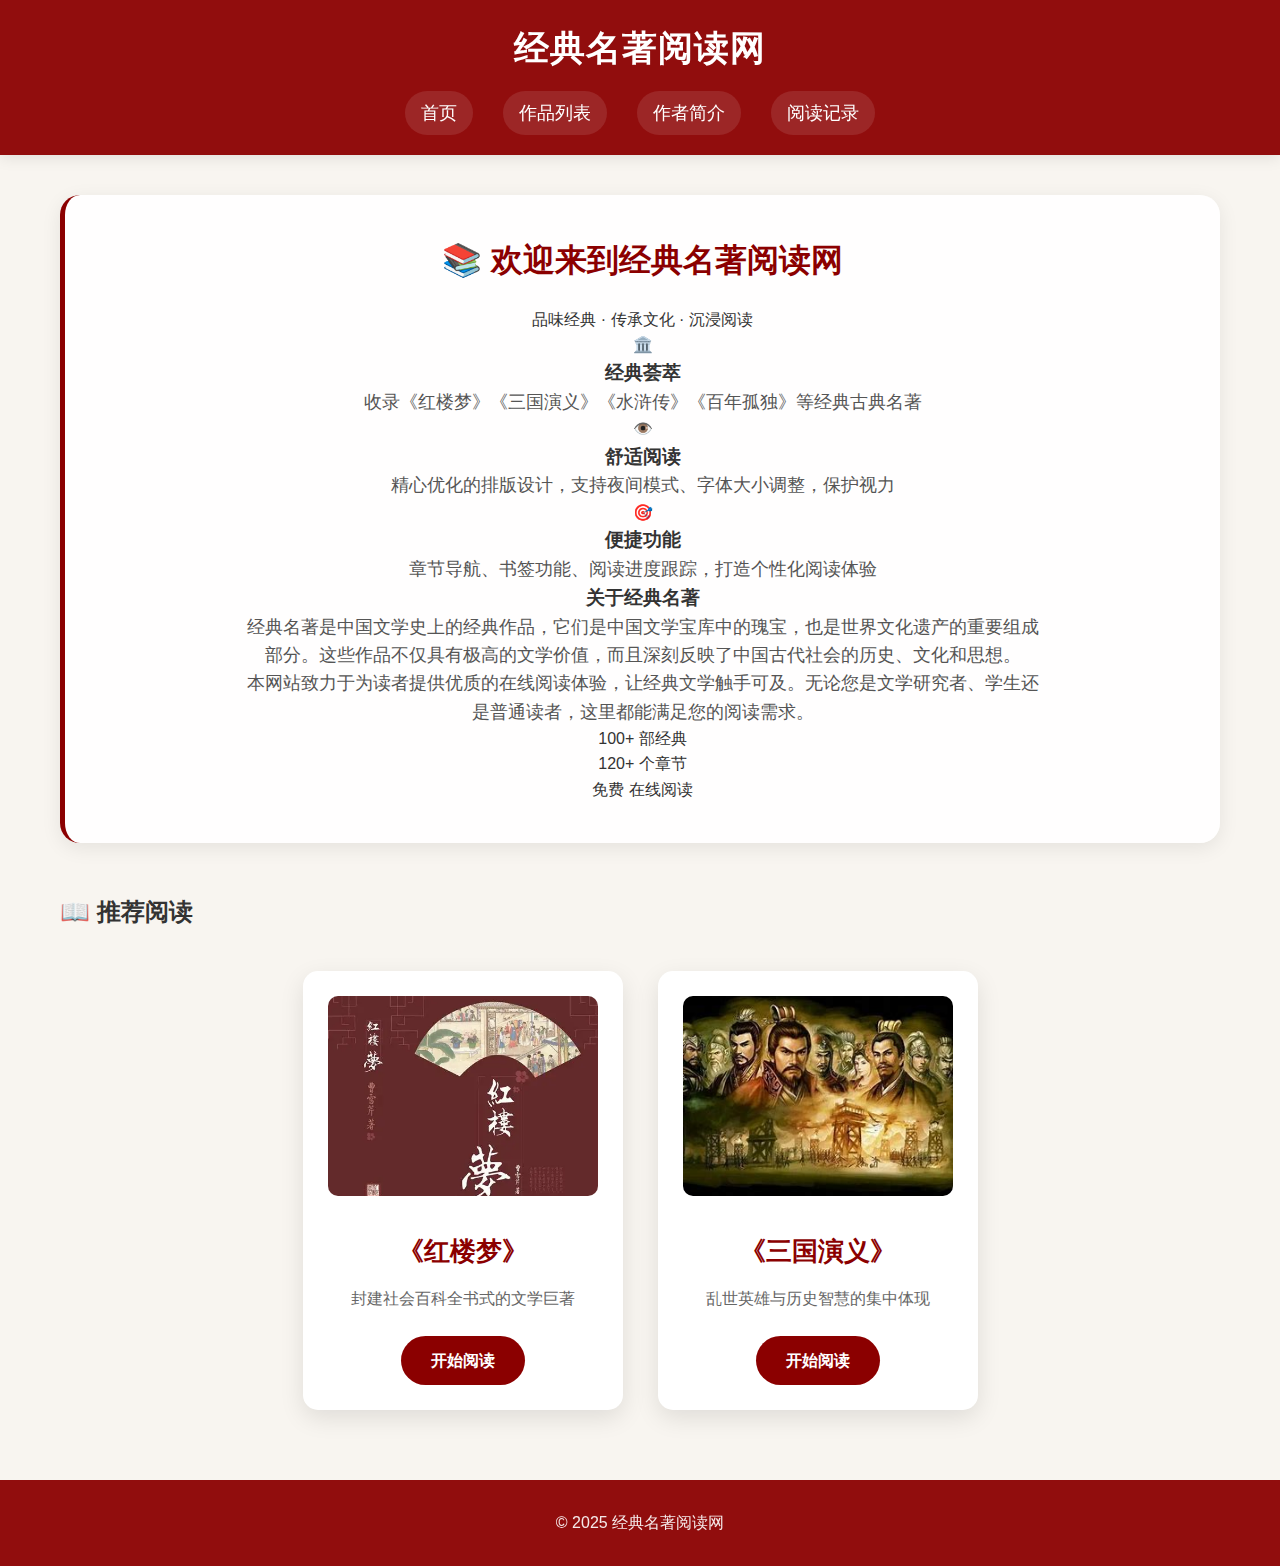
<file: index.html>
<!DOCTYPE html>
<html>
<head>
  <meta charset="UTF-8">
  <title>经典名著阅读网</title>
  <link rel="stylesheet" href="css/style.css">
</head>
<body>

<header>
  <h1>经典名著阅读网</h1>
  <nav>
    <a href="index.html">首页</a>
    <a href="list.html">作品列表</a>
    <a href="zuozhejianjie.html">作者简介</a>
    <a href="readingrecord.html">阅读记录</a>
  </nav>
</header>

<main class="container">

  <!-- 网站介绍 -->
  <section class="intro">
    <div class="intro-header">
      <h2>📚 欢迎来到经典名著阅读网</h2>
      <div class="intro-subtitle">品味经典 · 传承文化 · 沉浸阅读</div>
    </div>
    
    <div class="intro-content">
      <div class="intro-features">
        <div class="feature-item">
          <div class="feature-icon">🏛️</div>
          <h3>经典荟萃</h3>
          <p>收录《红楼梦》《三国演义》《水浒传》《百年孤独》等经典古典名著</p>
        </div>
        
        <div class="feature-item">
          <div class="feature-icon">👁️</div>
          <h3>舒适阅读</h3>
          <p>精心优化的排版设计，支持夜间模式、字体大小调整，保护视力</p>
        </div>
        
        <div class="feature-item">
          <div class="feature-icon">🎯</div>
          <h3>便捷功能</h3>
          <p>章节导航、书签功能、阅读进度跟踪，打造个性化阅读体验</p>
        </div>
      </div>
      
      <div class="intro-text">
        <h3>关于经典名著</h3>
        <p>
          经典名著是中国文学史上的经典作品，它们是中国文学宝库中的瑰宝，也是世界文化遗产的重要组成部分。这些作品不仅具有极高的文学价值，而且深刻反映了中国古代社会的历史、文化和思想。
        </p>
        <p>
          本网站致力于为读者提供优质的在线阅读体验，让经典文学触手可及。无论您是文学研究者、学生还是普通读者，这里都能满足您的阅读需求。
        </p>
        
        <div class="statistics">
          <div class="stat-item">
            <span class="stat-number">100+</span>
            <span class="stat-label">部经典</span>
          </div>
          <div class="stat-item">
            <span class="stat-number">120+</span>
            <span class="stat-label">个章节</span>
          </div>
          <div class="stat-item">
            <span class="stat-number">免费</span>
            <span class="stat-label">在线阅读</span>
          </div>
        </div>
      </div>
    </div>
  </section>

  <!-- 推荐阅读 -->
  <section>
    <h2>📖 推荐阅读</h2>

    <div class="book-list">
      <div class="book-card">
        <div class="book-image">
          <img src="img/111.jpg" alt="红楼梦">
        </div>
        <h3>《红楼梦》</h3>
        <p>封建社会百科全书式的文学巨著</p>
        <a href="hongloumeng.html">开始阅读</a>
      </div>

      <div class="book-card">
        <div class="book-image">
          <img src="img/222.jpg" alt="三国演义">
        </div>
        <h3>《三国演义》</h3>
        <p>乱世英雄与历史智慧的集中体现</p>
        <a href="sanguo.html">开始阅读</a>
      </div>
    </div>
  </section>

</main>

<footer>
  <p>© 2025 经典名著阅读网</p>
</footer>

</body>
</html>
</file>
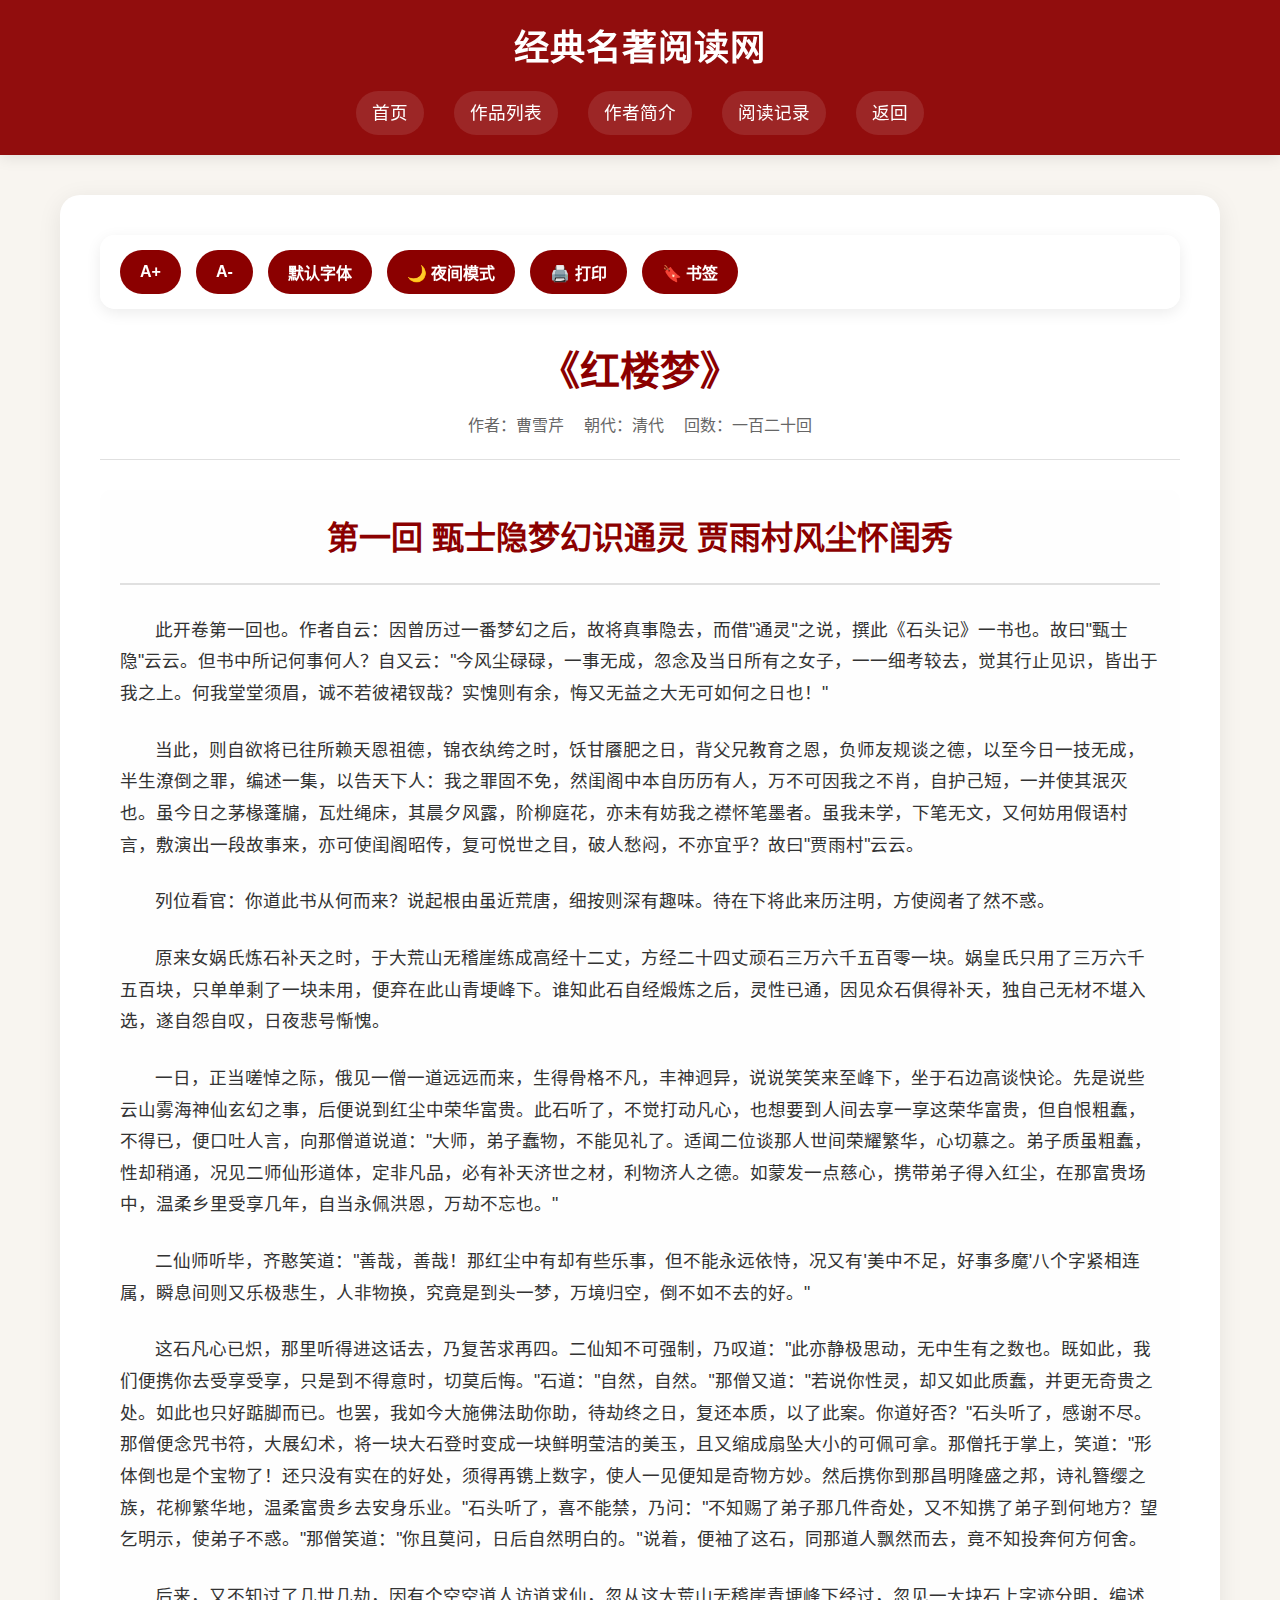
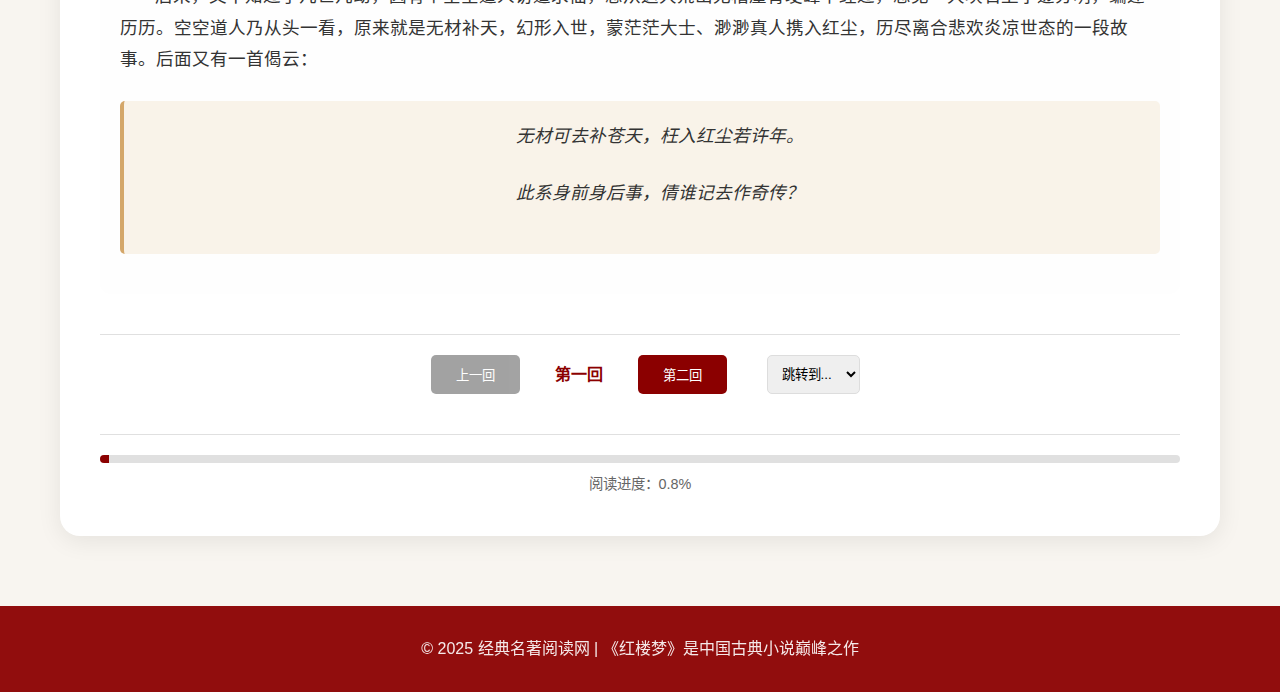
<file: hongloumeng.html>
<!DOCTYPE html>
<html lang="zh-CN">
<head>
  <meta charset="UTF-8">
  <title>红楼梦 - 经典名著阅读网</title>
  <link rel="stylesheet" href="css/style.css">
  <link rel="icon" type="image/x-icon" href="favicon.ico">
</head>
<body>

<header>
  <h1>经典名著阅读网</h1>
  <nav>
    <a href="index.html">首页</a>
    <a href="list.html">作品列表</a>
    <a href="zuozhejianjie.html">作者简介</a>
    <a href="readingrecord.html">阅读记录</a>
    <a href="javascript:history.back()">返回</a>
  </nav>
</header>

<main class="container">
  <div class="reader-container">
    <div class="reader-tools">
      <button onclick="changeFontSize(1)" title="增大字体">A+</button>
      <button onclick="changeFontSize(-1)" title="缩小字体">A-</button>
      <button onclick="resetFont()" title="恢复默认字体">默认字体</button>
      <button onclick="toggleMode()" title="切换夜间模式">🌙 夜间模式</button>
      <button onclick="window.print()" title="打印本页">🖨️ 打印</button>
      <button onclick="bookmarkPage()" title="添加书签">🔖 书签</button>
    </div>

    <div class="book-header">
      <h1>《红楼梦》</h1>
      <div class="book-meta">
        <span>作者：曹雪芹</span>
        <span>朝代：清代</span>
        <span>回数：一百二十回</span>
      </div>
    </div>

    <article id="content">
      <h2>第一回 甄士隐梦幻识通灵 贾雨村风尘怀闺秀</h2>
      
      <p>
        此开卷第一回也。作者自云：因曾历过一番梦幻之后，故将真事隐去，而借"通灵"之说，撰此《石头记》一书也。故曰"甄士隐"云云。但书中所记何事何人？自又云："今风尘碌碌，一事无成，忽念及当日所有之女子，一一细考较去，觉其行止见识，皆出于我之上。何我堂堂须眉，诚不若彼裙钗哉？实愧则有余，悔又无益之大无可如何之日也！"
      </p>
      
      <p>
        当此，则自欲将已往所赖天恩祖德，锦衣纨绔之时，饫甘餍肥之日，背父兄教育之恩，负师友规谈之德，以至今日一技无成，半生潦倒之罪，编述一集，以告天下人：我之罪固不免，然闺阁中本自历历有人，万不可因我之不肖，自护己短，一并使其泯灭也。虽今日之茅椽蓬牖，瓦灶绳床，其晨夕风露，阶柳庭花，亦未有妨我之襟怀笔墨者。虽我未学，下笔无文，又何妨用假语村言，敷演出一段故事来，亦可使闺阁昭传，复可悦世之目，破人愁闷，不亦宜乎？故曰"贾雨村"云云。
      </p>
      
      <p>
        列位看官：你道此书从何而来？说起根由虽近荒唐，细按则深有趣味。待在下将此来历注明，方使阅者了然不惑。
      </p>
      
      <p>
        原来女娲氏炼石补天之时，于大荒山无稽崖练成高经十二丈，方经二十四丈顽石三万六千五百零一块。娲皇氏只用了三万六千五百块，只单单剩了一块未用，便弃在此山青埂峰下。谁知此石自经煅炼之后，灵性已通，因见众石俱得补天，独自己无材不堪入选，遂自怨自叹，日夜悲号惭愧。
      </p>
      
      <p>
        一日，正当嗟悼之际，俄见一僧一道远远而来，生得骨格不凡，丰神迥异，说说笑笑来至峰下，坐于石边高谈快论。先是说些云山雾海神仙玄幻之事，后便说到红尘中荣华富贵。此石听了，不觉打动凡心，也想要到人间去享一享这荣华富贵，但自恨粗蠢，不得已，便口吐人言，向那僧道说道："大师，弟子蠢物，不能见礼了。适闻二位谈那人世间荣耀繁华，心切慕之。弟子质虽粗蠢，性却稍通，况见二师仙形道体，定非凡品，必有补天济世之材，利物济人之德。如蒙发一点慈心，携带弟子得入红尘，在那富贵场中，温柔乡里受享几年，自当永佩洪恩，万劫不忘也。"
      </p>
      
      <p>
        二仙师听毕，齐憨笑道："善哉，善哉！那红尘中有却有些乐事，但不能永远依恃，况又有'美中不足，好事多魔'八个字紧相连属，瞬息间则又乐极悲生，人非物换，究竟是到头一梦，万境归空，倒不如不去的好。"
      </p>
      
      <p>
        这石凡心已炽，那里听得进这话去，乃复苦求再四。二仙知不可强制，乃叹道："此亦静极思动，无中生有之数也。既如此，我们便携你去受享受享，只是到不得意时，切莫后悔。"石道："自然，自然。"那僧又道："若说你性灵，却又如此质蠢，并更无奇贵之处。如此也只好踮脚而已。也罢，我如今大施佛法助你助，待劫终之日，复还本质，以了此案。你道好否？"石头听了，感谢不尽。那僧便念咒书符，大展幻术，将一块大石登时变成一块鲜明莹洁的美玉，且又缩成扇坠大小的可佩可拿。那僧托于掌上，笑道："形体倒也是个宝物了！还只没有实在的好处，须得再镌上数字，使人一见便知是奇物方妙。然后携你到那昌明隆盛之邦，诗礼簪缨之族，花柳繁华地，温柔富贵乡去安身乐业。"石头听了，喜不能禁，乃问："不知赐了弟子那几件奇处，又不知携了弟子到何地方？望乞明示，使弟子不惑。"那僧笑道："你且莫问，日后自然明白的。"说着，便袖了这石，同那道人飘然而去，竟不知投奔何方何舍。
      </p>
      
      <p>
        后来，又不知过了几世几劫，因有个空空道人访道求仙，忽从这大荒山无稽崖青埂峰下经过，忽见一大块石上字迹分明，编述历历。空空道人乃从头一看，原来就是无材补天，幻形入世，蒙茫茫大士、渺渺真人携入红尘，历尽离合悲欢炎凉世态的一段故事。后面又有一首偈云：
      </p>
      
      <div class="poem">
        <p>无材可去补苍天，枉入红尘若许年。</p>
        <p>此系身前身后事，倩谁记去作奇传？</p>
      </div>
    </article>
    
    <div class="chapter-nav">
      <button onclick="alert('这是第一回，暂无上一回')" style="padding: 10px 25px; background-color: #666; color: white; border: none; border-radius: 5px; cursor: pointer; margin: 0 10px; opacity: 0.6;" disabled>
        上一回
      </button>
      <span style="margin: 0 15px; color: #8b0000; font-weight: bold;">第一回</span>
      <button onclick="loadNextChapter()" style="padding: 10px 25px; background-color: #8b0000; color: white; border: none; border-radius: 5px; cursor: pointer; margin: 0 10px;">
        第二回
      </button>
      <select onchange="jumpToChapter(this.value)" style="padding: 10px; margin-left: 20px; border-radius: 5px; border: 1px solid #ddd;">
        <option value="">跳转到...</option>
        <option value="1">第一回</option>
        <option value="2">第二回</option>
        <option value="3">第三回</option>
        <option value="5">第五回</option>
        <option value="10">第十回</option>
      </select>
    </div>
    
    <div class="reading-progress">
      <div class="progress-bar">
        <div class="progress-fill" id="progressFill"></div>
      </div>
      <div class="progress-text">阅读进度：<span id="progressPercent">0%</span></div>
    </div>
  </div>
</main>

<footer>
  <p>© 2025 经典名著阅读网 | 《红楼梦》是中国古典小说巅峰之作</p>
</footer>

<script>
  let fontSize = 18;
  let currentChapter = 1;
  
  function changeFontSize(step) {
    fontSize += step;
    if (fontSize < 12) fontSize = 12;
    if (fontSize > 30) fontSize = 30;
    document.getElementById("content").style.fontSize = fontSize + "px";
    localStorage.setItem('honglouFontSize', fontSize);
  }
  
  function resetFont() {
    fontSize = 18;
    document.getElementById("content").style.fontSize = "18px";
    localStorage.setItem('honglouFontSize', fontSize);
  }
  
  function toggleMode() {
    document.body.classList.toggle("dark");
    const isDark = document.body.classList.contains("dark");
    localStorage.setItem('darkMode', isDark);
    
    const btn = document.querySelector('.reader-tools button[onclick="toggleMode()"]');
    btn.textContent = isDark ? "☀️ 日间模式" : "🌙 夜间模式";
  }
  
  function bookmarkPage() {
    const chapter = document.querySelector("#content h2").textContent;
    const bookmarks = JSON.parse(localStorage.getItem('honglouBookmarks') || '[]');
    
    if (!bookmarks.includes(chapter)) {
      bookmarks.push(chapter);
      localStorage.setItem('honglouBookmarks', JSON.stringify(bookmarks));
      alert(`已添加书签：${chapter}`);
    } else {
      alert('本章节已在书签中');
    }
  }
  
  function loadNextChapter() {
    if (currentChapter < 120) {
      currentChapter++;
      document.getElementById("content").innerHTML = `
        <h2>第${currentChapter}回 贾夫人仙逝扬州城 冷子兴演说荣国府</h2>
        <p>正在加载第${currentChapter}回内容...</p>
        <p>（完整内容正在开发中，敬请期待）</p>
      `;
      updateChapterNav();
      updateProgress();
      
      // 模拟加载延迟
      setTimeout(() => {
        document.getElementById("content").innerHTML = `
          <h2>第${currentChapter}回 贾夫人仙逝扬州城 冷子兴演说荣国府</h2>
          <p>却说封肃因听见公差传唤，忙出来陪笑启问。那些人只嚷："快请出甄爷来！"封肃忙陪笑道："小人姓封，并不姓甄。只有当日小婿姓甄，今已出家一二年了，不知可是问他？"那些公差道："我们也不知什么'真''假'，因奉太爷之命来问。他既是你女婿，便带了你去亲见太爷面禀，省得乱跑。"</p>
          <p>说着，不容封肃多言，大家推拥他去了。封家人个个都惊慌，不知何兆。那天约二更时，只见封肃方回来，欢天喜地。众人忙问端的。他乃说道："原来本府新升的太爷姓贾名化，本贯胡州人氏，曾与女婿旧日相交。方才在咱门前过去，因见娇杏那丫头买线，所以他只当女婿移住于此。我一一将原故回明，那太爷倒伤感叹息了一回，又问外孙女儿，我说看灯丢了。太爷说：'不妨，我自使番役务必探访回来。'说了一回话，临走倒送了我二两银子。"</p>
          <p>甄家娘子听了，不免心中伤感。一宿无话。至次日，早有雨村遣人送了两封银子，四匹锦缎，答谢甄家娘子，又寄一封密书与封肃，转托问甄家娘子要那娇杏作二房。封肃喜的屁滚尿流，巴不得去奉承，便在女儿前一力撺掇成了，乘夜只用一乘小轿，便把娇杏送进去了。雨村欢喜，自不必说，乃封百金赠封肃，外谢甄家娘子许多物事，令其好生养赡，以待寻访女儿下落。封肃回家无话。</p>
        `;
      }, 800);
    }
  }
  
  function jumpToChapter(chapterNum) {
    if (!chapterNum) return;
    
    currentChapter = parseInt(chapterNum);
    document.getElementById("content").innerHTML = `
      <h2>第${currentChapter}回 内容加载中...</h2>
      <p>正在跳转到第${currentChapter}回，请稍候...</p>
    `;
    
    updateChapterNav();
    updateProgress();
    
    // 模拟加载
    setTimeout(() => {
      document.getElementById("content").innerHTML = `
        <h2>第${currentChapter}回 游幻境指迷十二钗 饮仙醪曲演红楼梦</h2>
        <p>这是第${currentChapter}回的预览内容。完整章节内容正在开发中，敬请期待完整版上线。</p>
        <p>《红楼梦》是中国古典文学巅峰之作，全书共一百二十回，以贾、史、王、薛四大家族的兴衰为背景，以贾宝玉与林黛玉、薛宝钗的爱情婚姻悲剧为主线，描绘了闺阁佳人的人生百态，展现了真正的人性美和悲剧美。</p>
      `;
    }, 1000);
  }
  
  function updateChapterNav() {
    const prevBtn = document.querySelector('.chapter-nav button:first-child');
    const nextBtn = document.querySelector('.chapter-nav button:nth-child(3)');
    const chapterSpan = document.querySelector('.chapter-nav span');
    
    chapterSpan.textContent = `第${currentChapter}回`;
    
    if (currentChapter === 1) {
      prevBtn.disabled = true;
      prevBtn.style.opacity = '0.6';
      prevBtn.textContent = '上一回';
    } else {
      prevBtn.disabled = false;
      prevBtn.style.opacity = '1';
      prevBtn.textContent = `第${currentChapter-1}回`;
      prevBtn.onclick = function() {
        currentChapter--;
        jumpToChapter(currentChapter.toString());
      };
    }
    
    if (currentChapter === 120) {
      nextBtn.disabled = true;
      nextBtn.style.opacity = '0.6';
      nextBtn.textContent = '下一回';
    } else {
      nextBtn.disabled = false;
      nextBtn.style.opacity = '1';
      nextBtn.textContent = `第${currentChapter+1}回`;
      nextBtn.onclick = loadNextChapter;
    }
  }
  
  function updateProgress() {
    const progress = (currentChapter / 120) * 100;
    document.getElementById("progressFill").style.width = `${progress}%`;
    document.getElementById("progressPercent").textContent = `${progress.toFixed(1)}%`;
  }
  
  // 初始化设置
  window.onload = function() {
    // 恢复字体大小
    const savedFontSize = localStorage.getItem('honglouFontSize');
    if (savedFontSize) {
      fontSize = parseInt(savedFontSize);
      document.getElementById("content").style.fontSize = fontSize + "px";
    }
    
    // 恢复夜间模式
    const isDarkMode = localStorage.getItem('darkMode') === 'true';
    if (isDarkMode) {
      document.body.classList.add("dark");
      const btn = document.querySelector('.reader-tools button[onclick="toggleMode()"]');
      if (btn) btn.textContent = "☀️ 日间模式";
    }
    
    // 初始化进度
    updateProgress();
    
    // 添加阅读进度监听
    window.addEventListener('scroll', function() {
      const scrollTop = window.pageYOffset || document.documentElement.scrollTop;
      const scrollHeight = document.documentElement.scrollHeight - document.documentElement.clientHeight;
      const scrollPercent = (scrollTop / scrollHeight) * 100;
      
      if (scrollPercent > 0) {
        document.getElementById("progressFill").style.width = `${Math.min(100, scrollPercent)}%`;
        document.getElementById("progressPercent").textContent = `${Math.min(100, scrollPercent).toFixed(1)}%`;
      }
    });
  }
</script>

<style>
  .book-header {
    text-align: center;
    margin-bottom: 30px;
    padding-bottom: 20px;
    border-bottom: 1px solid #e0e0e0;
  }
  
  .book-header h1 {
    color: #8b0000;
    font-size: 2.5rem;
    margin-bottom: 10px;
  }
  
  .book-meta {
    display: flex;
    justify-content: center;
    gap: 20px;
    color: #666;
    font-size: 1rem;
  }
  
  .poem {
    background-color: #f9f3e9;
    padding: 20px;
    border-left: 4px solid #d4a76a;
    margin: 20px 0;
    font-style: italic;
    text-align: center;
    border-radius: 5px;
  }
  
  body.dark .poem {
    background-color: #3a3429;
    border-left-color: #b89446;
  }
  
  .reading-progress {
    margin-top: 40px;
    padding-top: 20px;
    border-top: 1px solid #e0e0e0;
  }
  
  .progress-bar {
    width: 100%;
    height: 8px;
    background-color: #e0e0e0;
    border-radius: 4px;
    overflow: hidden;
    margin-bottom: 10px;
  }
  
  .progress-fill {
    height: 100%;
    background-color: #8b0000;
    width: 0%;
    transition: width 0.3s ease;
  }
  
  .progress-text {
    text-align: center;
    color: #666;
    font-size: 0.9rem;
  }
  
  .chapter-nav {
    display: flex;
    justify-content: center;
    align-items: center;
    margin-top: 40px;
    padding-top: 20px;
    border-top: 1px solid #e0e0e0;
    flex-wrap: wrap;
    gap: 10px;
  }
</style>

</body>
</html>
</file>
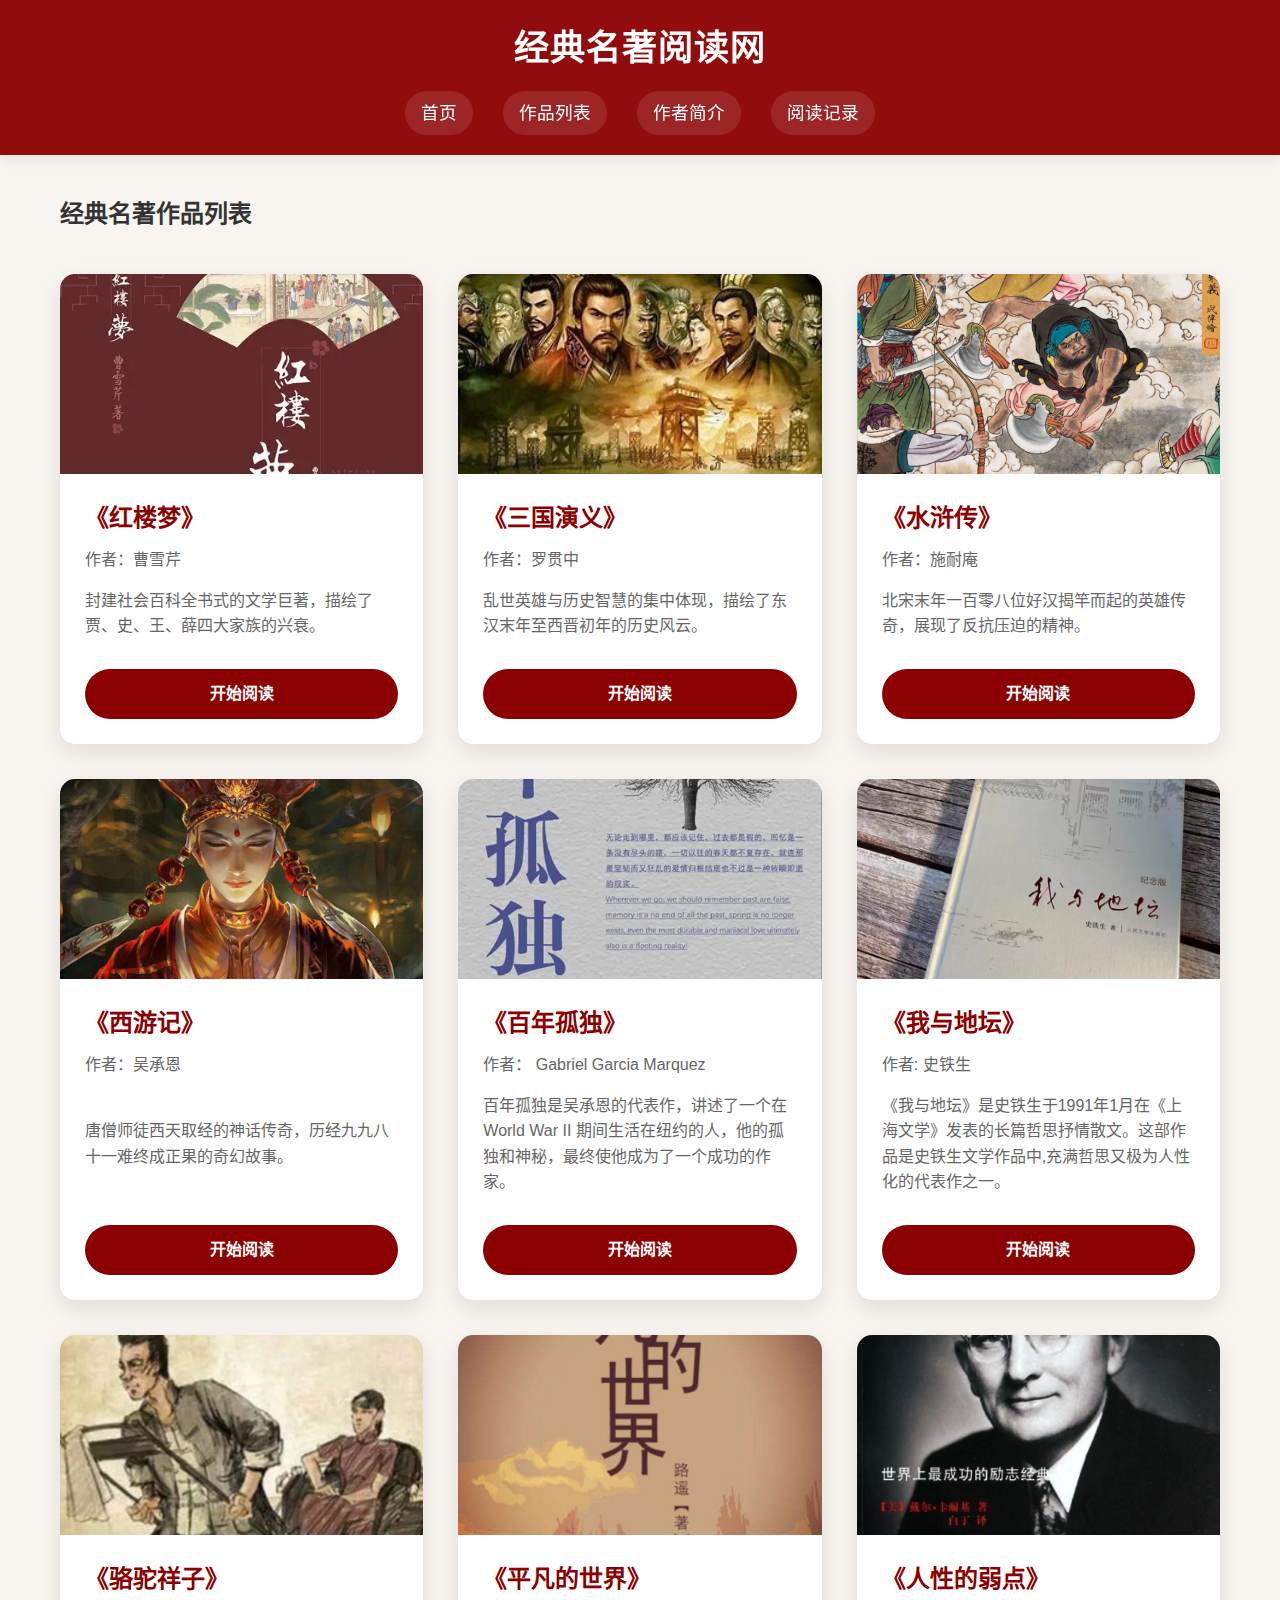
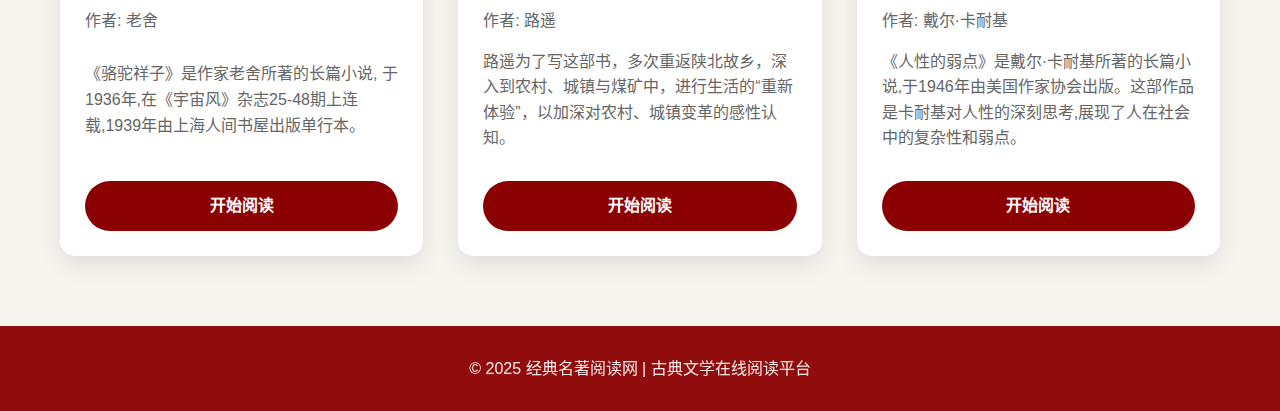
<file: list.html>
<!DOCTYPE html>
<html lang="zh-CN">
<head>
  <meta charset="UTF-8">
  <title>作品列表 - 经典名著阅读网</title>
  <link rel="stylesheet" href="css/style.css">
</head>
<body>

<header>
  <h1>经典名著阅读网</h1>
  <nav>
    <a href="index.html">首页</a>
    <a href="list.html">作品列表</a>
    <a href="zuozhejianjie.html">作者简介</a>
    <a href="readingrecord.html">阅读记录</a>
  </nav>
</header>

<main class="container">
  <h2>经典名著作品列表</h2>
  
  <div class="book-grid">
    <!-- 红楼梦 -->
    <div class="book-item">
      <div class="book-cover">
        <img src="img/111.jpg" alt="红楼梦">
      </div>
      <div class="book-info">
        <h3>《红楼梦》</h3>
        <p>作者：曹雪芹</p>
        <p>封建社会百科全书式的文学巨著，描绘了贾、史、王、薛四大家族的兴衰。</p>
        <a href="hongloumeng.html" class="read-btn">开始阅读</a>
      </div>
    </div>

    <!-- 三国演义 -->
    <div class="book-item">
      <div class="book-cover">
        <img src="img/222.jpg" alt="三国演义">
      </div>
      <div class="book-info">
        <h3>《三国演义》</h3>
        <p>作者：罗贯中</p>
        <p>乱世英雄与历史智慧的集中体现，描绘了东汉末年至西晋初年的历史风云。</p>
        <a href="sanguo.html" class="read-btn">开始阅读</a>
      </div>
    </div>

    <!-- 水浒传 -->
    <div class="book-item">
      <div class="book-cover">
        <img src="img/水浒.png" alt="水浒传">
      </div>
      <div class="book-info">
        <h3>《水浒传》</h3>
        <p>作者：施耐庵</p>
        <p>北宋末年一百零八位好汉揭竿而起的英雄传奇，展现了反抗压迫的精神。</p>
        <a href="shuihu.html" class="read-btn">开始阅读</a>
      </div>
    </div>

    <!-- 西游记 -->
    <div class="book-item">
      <div class="book-cover">
        <img src="img/西游.png" alt="西游记">
      </div>
      <div class="book-info">
        <h3>《西游记》</h3>
        <p>作者：吴承恩</p>
        <p>唐僧师徒西天取经的神话传奇，历经九九八十一难终成正果的奇幻故事。</p>
        <a href="xiyou.html" class="read-btn">开始阅读</a>
      </div>
    </div>
  
  <div class="book-item">
      <div class="book-cover">
        <img src="img/5555555.png" alt="百年孤独">
      </div>
      <div class="book-info">
        <h3>《百年孤独》</h3>
        <p>作者： Gabriel Garcia Marquez</p>
        <p>百年孤独是吴承恩的代表作，讲述了一个在 World War II 期间生活在纽约的人，他的孤独和神秘，最终使他成为了一个成功的作家。</p>
        <a href="xiyou.html" class="read-btn">开始阅读</a>
      </div>
    </div>




    <div class="book-item">
      <div class="book-cover">
        <img src="img/3333.png" alt="西游记">
      </div>
      <div class="book-info">
        <h3>《我与地坛》</h3>
        <p>作者: 史铁生</p>
        <p>《我与地坛》是史铁生于1991年1月在《上海文学》发表的长篇哲思抒情散文。这部作品是史铁生文学作品中,充满哲思又极为人性化的代表作之一。</p>
        <a href="xiyou.html" class="read-btn">开始阅读</a>
      </div>
    </div>
    <div class="book-item">
      <div class="book-cover">
        <img src="img/骆驼.png" alt="骆驼祥子">
      </div>
      <div class="book-info">
        <h3>《骆驼祥子》</h3>
        <p>作者: 老舍</p>
        <p>《骆驼祥子》是作家老舍所著的长篇小说, 于1936年,在《宇宙风》杂志25-48期上连载,1939年由上海人间书屋出版单行本。</p>
        <a href="xiyou.html" class="read-btn">开始阅读</a>
      </div>
    </div>
    <div class="book-item">
      <div class="book-cover">
        <img src="img/平凡.png" alt="平凡的世界">
      </div>
      <div class="book-info">
        <h3>《平凡的世界》</h3>
        <p>作者: 路遥</p>
        <p>路遥为了写这部书，多次重返陕北故乡，深入到农村、城镇与煤矿中，进行生活的“重新体验”，以加深对农村、城镇变革的感性认知。</p>
        <a href="xiyou.html" class="read-btn">开始阅读</a>
      </div>
    </div>
    <div class="book-item">
      <div class="book-cover">
        <img src="img/人弱.png" alt="人性的弱点">
      </div>
      <div class="book-info">
        <h3>《人性的弱点》</h3>
        <p>作者: 戴尔·卡耐基</p>
        <p>《人性的弱点》是戴尔·卡耐基所著的长篇小说,于1946年由美国作家协会出版。这部作品是卡耐基对人性的深刻思考,展现了人在社会中的复杂性和弱点。</p>
        <a href="xiyou.html" class="read-btn">开始阅读</a>
      </div>
    </div>
  </div>





















</main>

<footer>
  <p>© 2025 经典名著阅读网 | 古典文学在线阅读平台</p>
</footer>

</body>
</html>
</file>
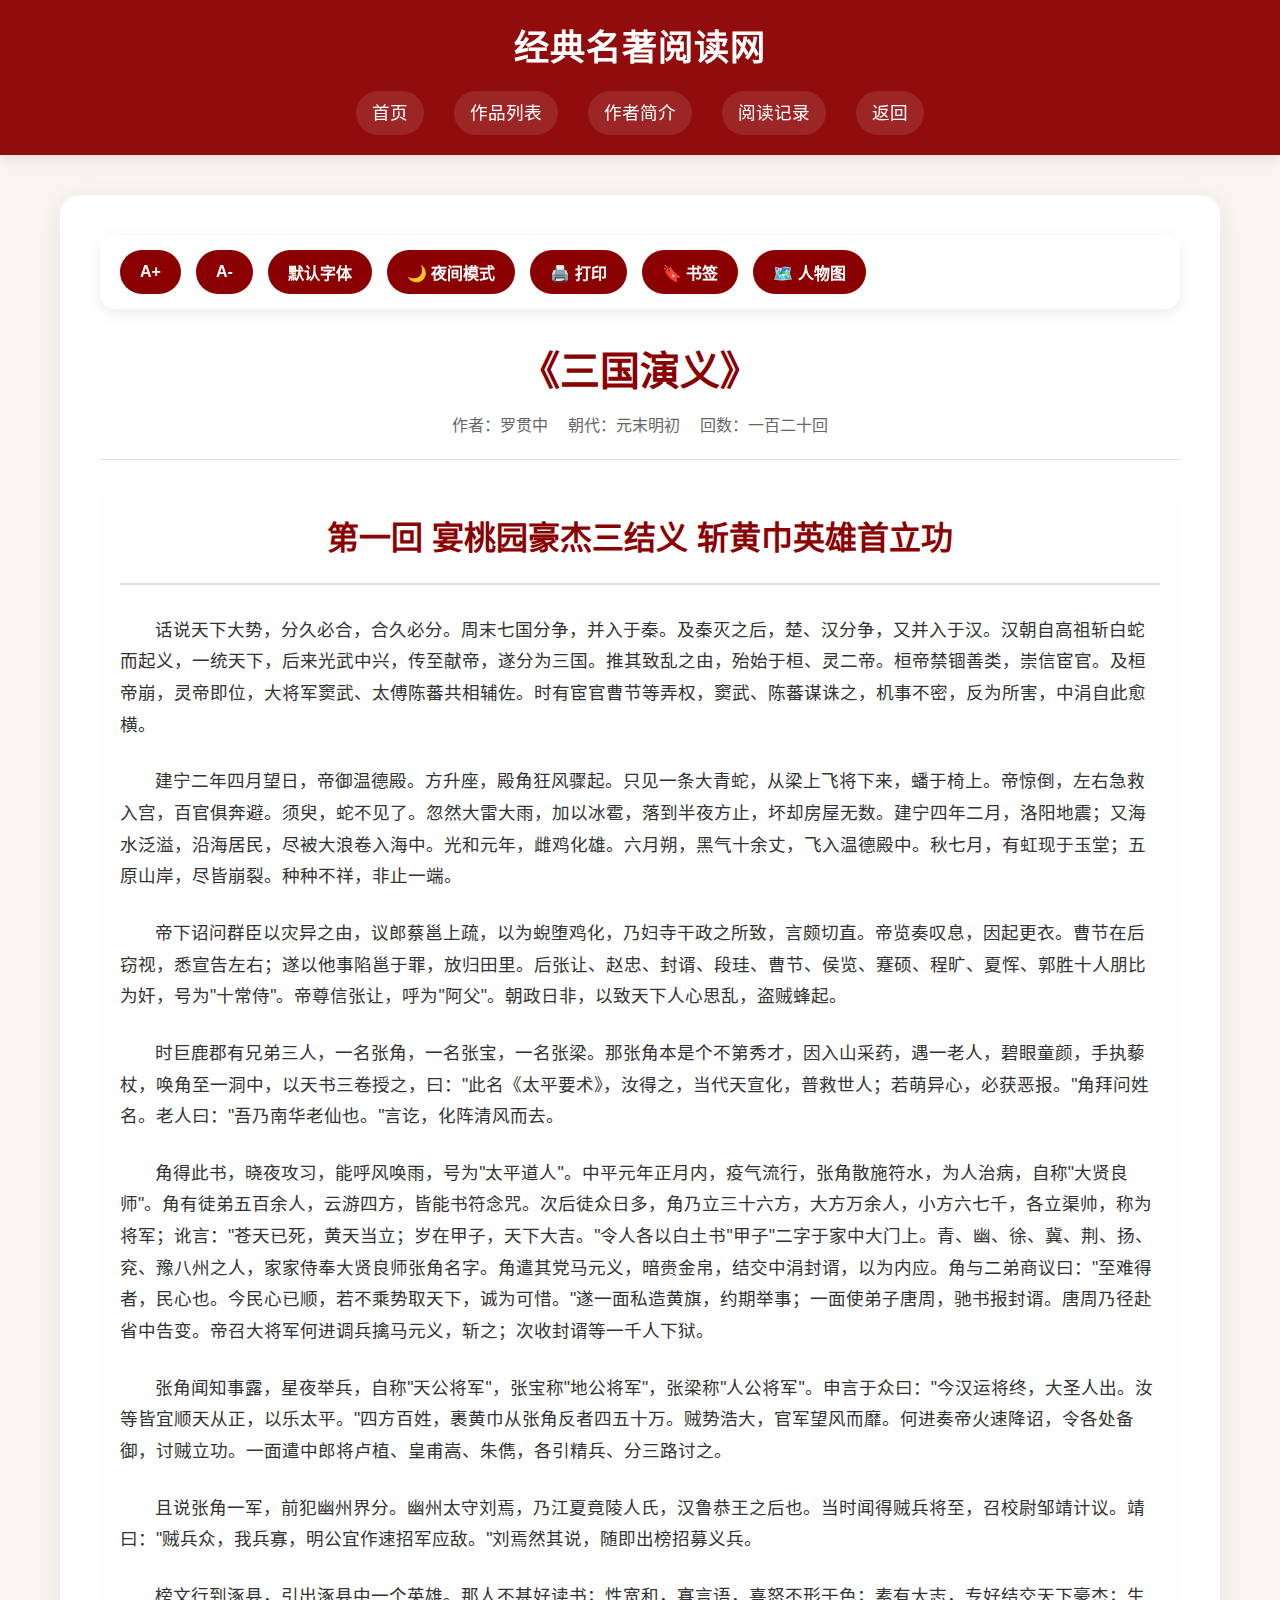
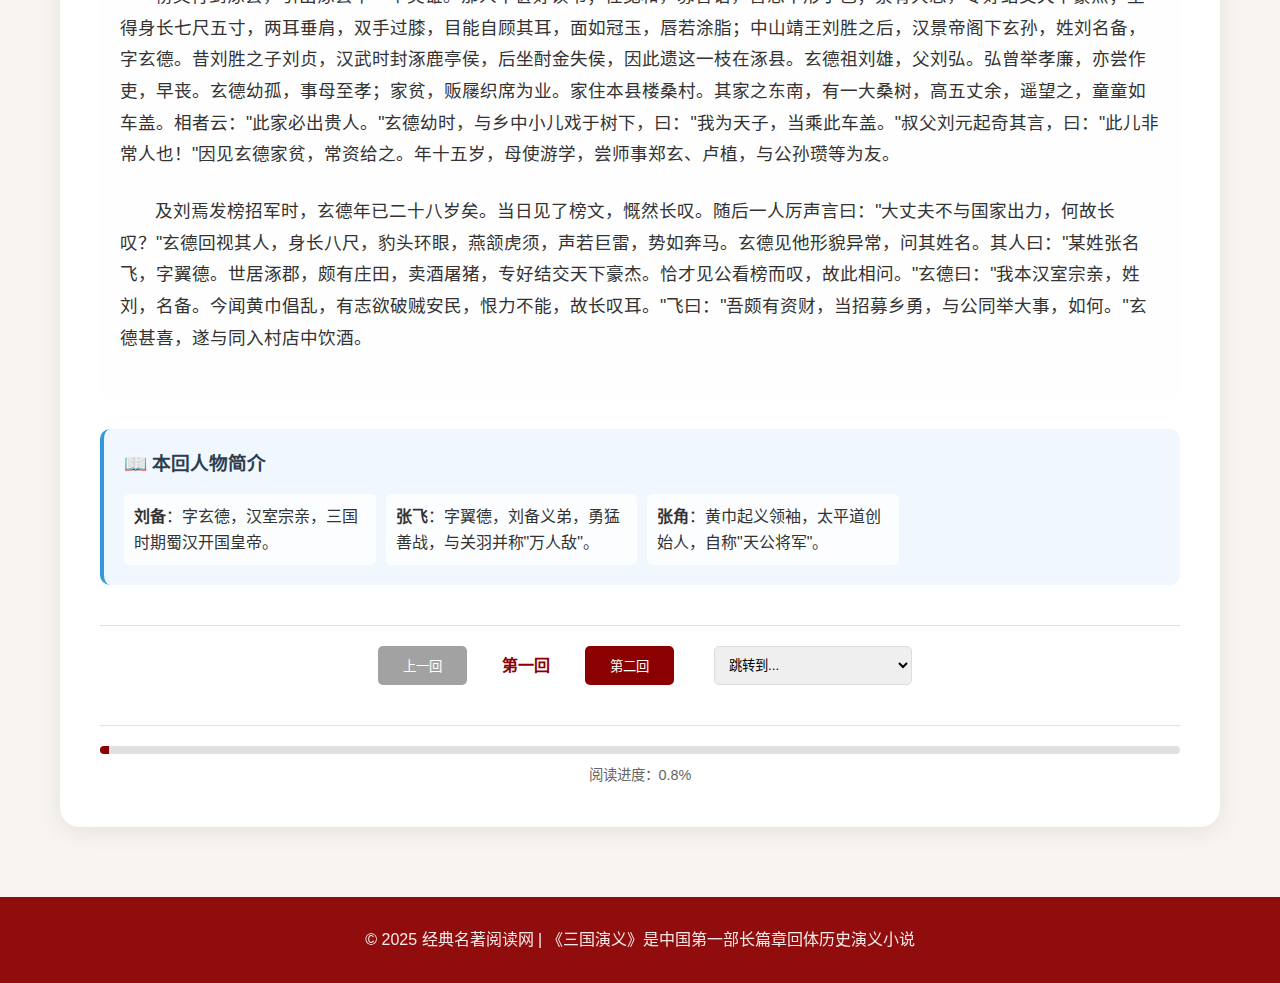
<file: sanguo.html>
<!DOCTYPE html>
<html lang="zh-CN">
<head>
  <meta charset="UTF-8">
  <title>三国演义 - 经典名著阅读网</title>
  <link rel="stylesheet" href="css/style.css">
  <link rel="icon" type="image/x-icon" href="favicon.ico">
</head>
<body>

<header>
  <h1>经典名著阅读网</h1>
  <nav>
    <a href="index.html">首页</a>
    <a href="list.html">作品列表</a>
        <a href="zuozhejianjie.html">作者简介</a>
    <a href="readingrecord.html">阅读记录</a>
    <a href="javascript:history.back()">返回</a>
  </nav>
</header>

<main class="container">
  <div class="reader-container">
    <div class="reader-tools">
      <button onclick="changeFontSize(1)" title="增大字体">A+</button>
      <button onclick="changeFontSize(-1)" title="缩小字体">A-</button>
      <button onclick="resetFont()" title="恢复默认字体">默认字体</button>
      <button onclick="toggleMode()" title="切换夜间模式">🌙 夜间模式</button>
      <button onclick="window.print()" title="打印本页">🖨️ 打印</button>
      <button onclick="bookmarkPage()" title="添加书签">🔖 书签</button>
      <button onclick="showCharacterMap()" title="人物关系图">🗺️ 人物图</button>
    </div>

    <div class="book-header">
      <h1>《三国演义》</h1>
      <div class="book-meta">
        <span>作者：罗贯中</span>
        <span>朝代：元末明初</span>
        <span>回数：一百二十回</span>
      </div>
    </div>

    <article id="content">
      <h2>第一回 宴桃园豪杰三结义 斩黄巾英雄首立功</h2>
      
      <p>
        话说天下大势，分久必合，合久必分。周末七国分争，并入于秦。及秦灭之后，楚、汉分争，又并入于汉。汉朝自高祖斩白蛇而起义，一统天下，后来光武中兴，传至献帝，遂分为三国。推其致乱之由，殆始于桓、灵二帝。桓帝禁锢善类，崇信宦官。及桓帝崩，灵帝即位，大将军窦武、太傅陈蕃共相辅佐。时有宦官曹节等弄权，窦武、陈蕃谋诛之，机事不密，反为所害，中涓自此愈横。
      </p>
      
      <p>
        建宁二年四月望日，帝御温德殿。方升座，殿角狂风骤起。只见一条大青蛇，从梁上飞将下来，蟠于椅上。帝惊倒，左右急救入宫，百官俱奔避。须臾，蛇不见了。忽然大雷大雨，加以冰雹，落到半夜方止，坏却房屋无数。建宁四年二月，洛阳地震；又海水泛溢，沿海居民，尽被大浪卷入海中。光和元年，雌鸡化雄。六月朔，黑气十余丈，飞入温德殿中。秋七月，有虹现于玉堂；五原山岸，尽皆崩裂。种种不祥，非止一端。
      </p>
      
      <p>
        帝下诏问群臣以灾异之由，议郎蔡邕上疏，以为蜺堕鸡化，乃妇寺干政之所致，言颇切直。帝览奏叹息，因起更衣。曹节在后窃视，悉宣告左右；遂以他事陷邕于罪，放归田里。后张让、赵忠、封谞、段珪、曹节、侯览、蹇硕、程旷、夏恽、郭胜十人朋比为奸，号为"十常侍"。帝尊信张让，呼为"阿父"。朝政日非，以致天下人心思乱，盗贼蜂起。
      </p>
      
      <p>
        时巨鹿郡有兄弟三人，一名张角，一名张宝，一名张梁。那张角本是个不第秀才，因入山采药，遇一老人，碧眼童颜，手执藜杖，唤角至一洞中，以天书三卷授之，曰："此名《太平要术》，汝得之，当代天宣化，普救世人；若萌异心，必获恶报。"角拜问姓名。老人曰："吾乃南华老仙也。"言讫，化阵清风而去。
      </p>
      
      <p>
        角得此书，晓夜攻习，能呼风唤雨，号为"太平道人"。中平元年正月内，疫气流行，张角散施符水，为人治病，自称"大贤良师"。角有徒弟五百余人，云游四方，皆能书符念咒。次后徒众日多，角乃立三十六方，大方万余人，小方六七千，各立渠帅，称为将军；讹言："苍天已死，黄天当立；岁在甲子，天下大吉。"令人各以白土书"甲子"二字于家中大门上。青、幽、徐、冀、荆、扬、兖、豫八州之人，家家侍奉大贤良师张角名字。角遣其党马元义，暗赍金帛，结交中涓封谞，以为内应。角与二弟商议曰："至难得者，民心也。今民心已顺，若不乘势取天下，诚为可惜。"遂一面私造黄旗，约期举事；一面使弟子唐周，驰书报封谞。唐周乃径赴省中告变。帝召大将军何进调兵擒马元义，斩之；次收封谞等一千人下狱。
      </p>
      
      <p>
        张角闻知事露，星夜举兵，自称"天公将军"，张宝称"地公将军"，张梁称"人公将军"。申言于众曰："今汉运将终，大圣人出。汝等皆宜顺天从正，以乐太平。"四方百姓，裹黄巾从张角反者四五十万。贼势浩大，官军望风而靡。何进奏帝火速降诏，令各处备御，讨贼立功。一面遣中郎将卢植、皇甫嵩、朱儁，各引精兵、分三路讨之。
      </p>
      
      <p>
        且说张角一军，前犯幽州界分。幽州太守刘焉，乃江夏竟陵人氏，汉鲁恭王之后也。当时闻得贼兵将至，召校尉邹靖计议。靖曰："贼兵众，我兵寡，明公宜作速招军应敌。"刘焉然其说，随即出榜招募义兵。
      </p>
      
      <p>
        榜文行到涿县，引出涿县中一个英雄。那人不甚好读书；性宽和，寡言语，喜怒不形于色；素有大志，专好结交天下豪杰；生得身长七尺五寸，两耳垂肩，双手过膝，目能自顾其耳，面如冠玉，唇若涂脂；中山靖王刘胜之后，汉景帝阁下玄孙，姓刘名备，字玄德。昔刘胜之子刘贞，汉武时封涿鹿亭侯，后坐酎金失侯，因此遗这一枝在涿县。玄德祖刘雄，父刘弘。弘曾举孝廉，亦尝作吏，早丧。玄德幼孤，事母至孝；家贫，贩屦织席为业。家住本县楼桑村。其家之东南，有一大桑树，高五丈余，遥望之，童童如车盖。相者云："此家必出贵人。"玄德幼时，与乡中小儿戏于树下，曰："我为天子，当乘此车盖。"叔父刘元起奇其言，曰："此儿非常人也！"因见玄德家贫，常资给之。年十五岁，母使游学，尝师事郑玄、卢植，与公孙瓒等为友。
      </p>
      
      <p>
        及刘焉发榜招军时，玄德年已二十八岁矣。当日见了榜文，慨然长叹。随后一人厉声言曰："大丈夫不与国家出力，何故长叹？"玄德回视其人，身长八尺，豹头环眼，燕颔虎须，声若巨雷，势如奔马。玄德见他形貌异常，问其姓名。其人曰："某姓张名飞，字翼德。世居涿郡，颇有庄田，卖酒屠猪，专好结交天下豪杰。恰才见公看榜而叹，故此相问。"玄德曰："我本汉室宗亲，姓刘，名备。今闻黄巾倡乱，有志欲破贼安民，恨力不能，故长叹耳。"飞曰："吾颇有资财，当招募乡勇，与公同举大事，如何。"玄德甚喜，遂与同入村店中饮酒。
      </p>
    </article>
    
    <div class="character-notes">
      <h3>📖 本回人物简介</h3>
      <div class="characters">
        <div class="character">
          <strong>刘备</strong>：字玄德，汉室宗亲，三国时期蜀汉开国皇帝。
        </div>
        <div class="character">
          <strong>张飞</strong>：字翼德，刘备义弟，勇猛善战，与关羽并称"万人敌"。
        </div>
        <div class="character">
          <strong>张角</strong>：黄巾起义领袖，太平道创始人，自称"天公将军"。
        </div>
      </div>
    </div>
    
    <div class="chapter-nav">
      <button onclick="alert('这是第一回，暂无上一回')" style="padding: 10px 25px; background-color: #666; color: white; border: none; border-radius: 5px; cursor: pointer; margin: 0 10px; opacity: 0.6;" disabled>
        上一回
      </button>
      <span style="margin: 0 15px; color: #8b0000; font-weight: bold;">第一回</span>
      <button onclick="loadNextChapter()" style="padding: 10px 25px; background-color: #8b0000; color: white; border: none; border-radius: 5px; cursor: pointer; margin: 0 10px;">
        第二回
      </button>
      <select onchange="jumpToChapter(this.value)" style="padding: 10px; margin-left: 20px; border-radius: 5px; border: 1px solid #ddd;">
        <option value="">跳转到...</option>
        <option value="1">第一回</option>
        <option value="2">第二回</option>
        <option value="5">第五回（三英战吕布）</option>
        <option value="21">第二十一回（煮酒论英雄）</option>
        <option value="37">第三十七回（三顾茅庐）</option>
      </select>
    </div>
    
    <div class="reading-progress">
      <div class="progress-bar">
        <div class="progress-fill" id="progressFill"></div>
      </div>
      <div class="progress-text">阅读进度：<span id="progressPercent">0%</span></div>
    </div>
  </div>
</main>

<footer>
  <p>© 2025 经典名著阅读网 | 《三国演义》是中国第一部长篇章回体历史演义小说</p>
</footer>

<script>
  let fontSize = 18;
  let currentChapter = 1;
  
  function changeFontSize(step) {
    fontSize += step;
    if (fontSize < 12) fontSize = 12;
    if (fontSize > 30) fontSize = 30;
    document.getElementById("content").style.fontSize = fontSize + "px";
    localStorage.setItem('sanguoFontSize', fontSize);
  }
  
  function resetFont() {
    fontSize = 18;
    document.getElementById("content").style.fontSize = "18px";
    localStorage.setItem('sanguoFontSize', fontSize);
  }
  
  function toggleMode() {
    document.body.classList.toggle("dark");
    const isDark = document.body.classList.contains("dark");
    localStorage.setItem('darkMode', isDark);
    
    const btn = document.querySelector('.reader-tools button[onclick="toggleMode()"]');
    btn.textContent = isDark ? "☀️ 日间模式" : "🌙 夜间模式";
  }
  
  function bookmarkPage() {
    const chapter = document.querySelector("#content h2").textContent;
    const bookmarks = JSON.parse(localStorage.getItem('sanguoBookmarks') || '[]');
    
    if (!bookmarks.includes(chapter)) {
      bookmarks.push(chapter);
      localStorage.setItem('sanguoBookmarks', JSON.stringify(bookmarks));
      alert(`已添加书签：${chapter}`);
    } else {
      alert('本章节已在书签中');
    }
  }
  
  function showCharacterMap() {
    const modal = document.createElement('div');
    modal.style.cssText = `
      position: fixed;
      top: 0;
      left: 0;
      width: 100%;
      height: 100%;
      background-color: rgba(0,0,0,0.7);
      display: flex;
      justify-content: center;
      align-items: center;
      z-index: 2000;
    `;
    
    modal.innerHTML = `
      <div style="background-color: white; padding: 30px; border-radius: 10px; max-width: 800px; max-height: 80vh; overflow-y: auto;">
        <h2 style="color: #8b0000; margin-bottom: 20px;">三国主要人物关系图</h2>
        <div style="display: grid; grid-template-columns: repeat(3, 1fr); gap: 15px;">
          <div style="border: 1px solid #ddd; padding: 15px; border-radius: 5px;">
            <h3 style="color: #8b0000; margin-top: 0;">蜀汉</h3>
            <p><strong>刘备</strong>：蜀汉昭烈帝</p>
            <p><strong>关羽</strong>：五虎上将之首</p>
            <p><strong>张飞</strong>：五虎上将</p>
            <p><strong>诸葛亮</strong>：丞相，卧龙</p>
            <p><strong>赵云</strong>：五虎上将</p>
          </div>
          <div style="border: 1px solid #ddd; padding: 15px; border-radius: 5px;">
            <h3 style="color: #8b0000; margin-top: 0;">曹魏</h3>
            <p><strong>曹操</strong>：魏武帝</p>
            <p><strong>曹丕</strong>：魏文帝</p>
            <p><strong>司马懿</strong>：晋宣帝</p>
            <p><strong>夏侯惇</strong>：大将</p>
            <p><strong>典韦</strong>：护卫</p>
          </div>
          <div style="border: 1px solid #ddd; padding: 15px; border-radius: 5px;">
            <h3 style="color: #8b0000; margin-top: 0;">东吴</h3>
            <p><strong>孙权</strong>：吴大帝</p>
            <p><strong>周瑜</strong>：大都督</p>
            <p><strong>鲁肃</strong>：战略家</p>
            <p><strong>吕蒙</strong>：大将</p>
            <p><strong>陆逊</strong>：大都督</p>
          </div>
        </div>
        <div style="text-align: center; margin-top: 20px;">
          <button onclick="this.parentElement.parentElement.remove()" style="padding: 10px 20px; background-color: #8b0000; color: white; border: none; border-radius: 5px; cursor: pointer;">
            关闭
          </button>
        </div>
      </div>
    `;
    
    document.body.appendChild(modal);
  }
  
  function loadNextChapter() {
    if (currentChapter < 120) {
      currentChapter++;
      document.getElementById("content").innerHTML = `
        <h2>第${currentChapter}回 张翼德怒鞭督邮 何国舅谋诛宦竖</h2>
        <p>正在加载第${currentChapter}回内容...</p>
        <p>（完整内容正在开发中，敬请期待）</p>
      `;
      updateChapterNav();
      updateProgress();
      
      // 模拟加载延迟
      setTimeout(() => {
        document.getElementById("content").innerHTML = `
          <h2>第${currentChapter}回 张翼德怒鞭督邮 何国舅谋诛宦竖</h2>
          <p>且说董卓字仲颖，陇西临洮人也，官拜河东太守，自来骄傲。当日怠慢了玄德，张飞性发，便欲杀之。玄德与关公急止之曰："他是朝廷命官，岂可擅杀？"飞曰："若不杀这厮，反要在他部下听令，其实不甘！二兄要便住在此，我自投别处去也！"玄德曰："我三人义同生死，岂可相离？不若都投别处去便了。"飞曰："若如此，稍解吾恨。"</p>
          <p>于是三人连夜引军来投朱儁。儁待之甚厚，合兵一处，进讨张宝。是时曹操自跟皇甫嵩讨张梁，大战于曲阳。这里朱儁进攻张宝。张宝引贼众八九万，屯于山后。儁令玄德为其先锋，与贼对敌。张宝遣副将高升出马搦战，玄德使张飞击之。飞纵马挺矛，与升交战，不数合，刺升落马。玄德麾军直冲过去。张宝就马上披发仗剑，作起妖法。只见风雷大作，一股黑气从天而降，黑气中似有无限人马杀来。玄德连忙回军，军中大乱。</p>
        `;
      }, 800);
    }
  }
  
  function jumpToChapter(chapterNum) {
    if (!chapterNum) return;
    
    currentChapter = parseInt(chapterNum);
    document.getElementById("content").innerHTML = `
      <h2>第${currentChapter}回 内容加载中...</h2>
      <p>正在跳转到第${currentChapter}回，请稍候...</p>
    `;
    
    updateChapterNav();
    updateProgress();
    
    // 模拟加载
    setTimeout(() => {
      document.getElementById("content").innerHTML = `
        <h2>第${currentChapter}回 经典章节预览</h2>
        <p>《三国演义》是中国第一部长篇章回体历史演义小说，描写了从东汉末年到西晋初年之间近百年的历史风云，以描写战争为主，诉说了东汉末年的群雄割据混战和魏、蜀、吴三国之间的政治和军事斗争，最终司马炎一统三国，建立晋朝的故事。</p>
        <p>全书反映了三国时代各类社会斗争与矛盾的转化，并概括了这一时代的历史巨变，塑造了一群叱咤风云的三国英雄人物。</p>
      `;
    }, 1000);
  }
  
  function updateChapterNav() {
    const prevBtn = document.querySelector('.chapter-nav button:first-child');
    const nextBtn = document.querySelector('.chapter-nav button:nth-child(3)');
    const chapterSpan = document.querySelector('.chapter-nav span');
    
    chapterSpan.textContent = `第${currentChapter}回`;
    
    if (currentChapter === 1) {
      prevBtn.disabled = true;
      prevBtn.style.opacity = '0.6';
      prevBtn.textContent = '上一回';
    } else {
      prevBtn.disabled = false;
      prevBtn.style.opacity = '1';
      prevBtn.textContent = `第${currentChapter-1}回`;
      prevBtn.onclick = function() {
        currentChapter--;
        jumpToChapter(currentChapter.toString());
      };
    }
    
    if (currentChapter === 120) {
      nextBtn.disabled = true;
      nextBtn.style.opacity = '0.6';
      nextBtn.textContent = '下一回';
    } else {
      nextBtn.disabled = false;
      nextBtn.style.opacity = '1';
      nextBtn.textContent = `第${currentChapter+1}回`;
      nextBtn.onclick = loadNextChapter;
    }
  }
  
  function updateProgress() {
    const progress = (currentChapter / 120) * 100;
    document.getElementById("progressFill").style.width = `${progress}%`;
    document.getElementById("progressPercent").textContent = `${progress.toFixed(1)}%`;
  }
  
  // 初始化设置
  window.onload = function() {
    // 恢复字体大小
    const savedFontSize = localStorage.getItem('sanguoFontSize');
    if (savedFontSize) {
      fontSize = parseInt(savedFontSize);
      document.getElementById("content").style.fontSize = fontSize + "px";
    }
    
    // 恢复夜间模式
    const isDarkMode = localStorage.getItem('darkMode') === 'true';
    if (isDarkMode) {
      document.body.classList.add("dark");
      const btn = document.querySelector('.reader-tools button[onclick="toggleMode()"]');
      if (btn) btn.textContent = "☀️ 日间模式";
    }
    
    // 初始化进度
    updateProgress();
    
    // 添加阅读进度监听
    window.addEventListener('scroll', function() {
      const scrollTop = window.pageYOffset || document.documentElement.scrollTop;
      const scrollHeight = document.documentElement.scrollHeight - document.documentElement.clientHeight;
      const scrollPercent = (scrollTop / scrollHeight) * 100;
      
      if (scrollPercent > 0) {
        document.getElementById("progressFill").style.width = `${Math.min(100, scrollPercent)}%`;
        document.getElementById("progressPercent").textContent = `${Math.min(100, scrollPercent).toFixed(1)}%`;
      }
    });
  }
</script>

<style>
  .book-header {
    text-align: center;
    margin-bottom: 30px;
    padding-bottom: 20px;
    border-bottom: 1px solid #e0e0e0;
  }
  
  .book-header h1 {
    color: #8b0000;
    font-size: 2.5rem;
    margin-bottom: 10px;
  }
  
  .book-meta {
    display: flex;
    justify-content: center;
    gap: 20px;
    color: #666;
    font-size: 1rem;
  }
  
  .character-notes {
    background-color: #f0f7ff;
    padding: 20px;
    border-radius: 10px;
    margin-top: 30px;
    border-left: 4px solid #3498db;
  }
  
  body.dark .character-notes {
    background-color: #2a3a4a;
    border-left-color: #2980b9;
  }
  
  .character-notes h3 {
    color: #2c3e50;
    margin-top: 0;
    margin-bottom: 15px;
  }
  
  body.dark .character-notes h3 {
    color: #ecf0f1;
  }
  
  .characters {
    display: grid;
    grid-template-columns: repeat(auto-fill, minmax(200px, 1fr));
    gap: 10px;
  }
  
  .character {
    padding: 10px;
    background-color: rgba(255, 255, 255, 0.7);
    border-radius: 5px;
  }
  
  body.dark .character {
    background-color: rgba(0, 0, 0, 0.2);
  }
  
  .reading-progress {
    margin-top: 40px;
    padding-top: 20px;
    border-top: 1px solid #e0e0e0;
  }
  
  .progress-bar {
    width: 100%;
    height: 8px;
    background-color: #e0e0e0;
    border-radius: 4px;
    overflow: hidden;
    margin-bottom: 10px;
  }
  
  .progress-fill {
    height: 100%;
    background-color: #8b0000;
    width: 0%;
    transition: width 0.3s ease;
  }
  
  .progress-text {
    text-align: center;
    color: #666;
    font-size: 0.9rem;
  }
  
  .chapter-nav {
    display: flex;
    justify-content: center;
    align-items: center;
    margin-top: 40px;
    padding-top: 20px;
    border-top: 1px solid #e0e0e0;
    flex-wrap: wrap;
    gap: 10px;
  }
</style>

</body>
</html>
</file>
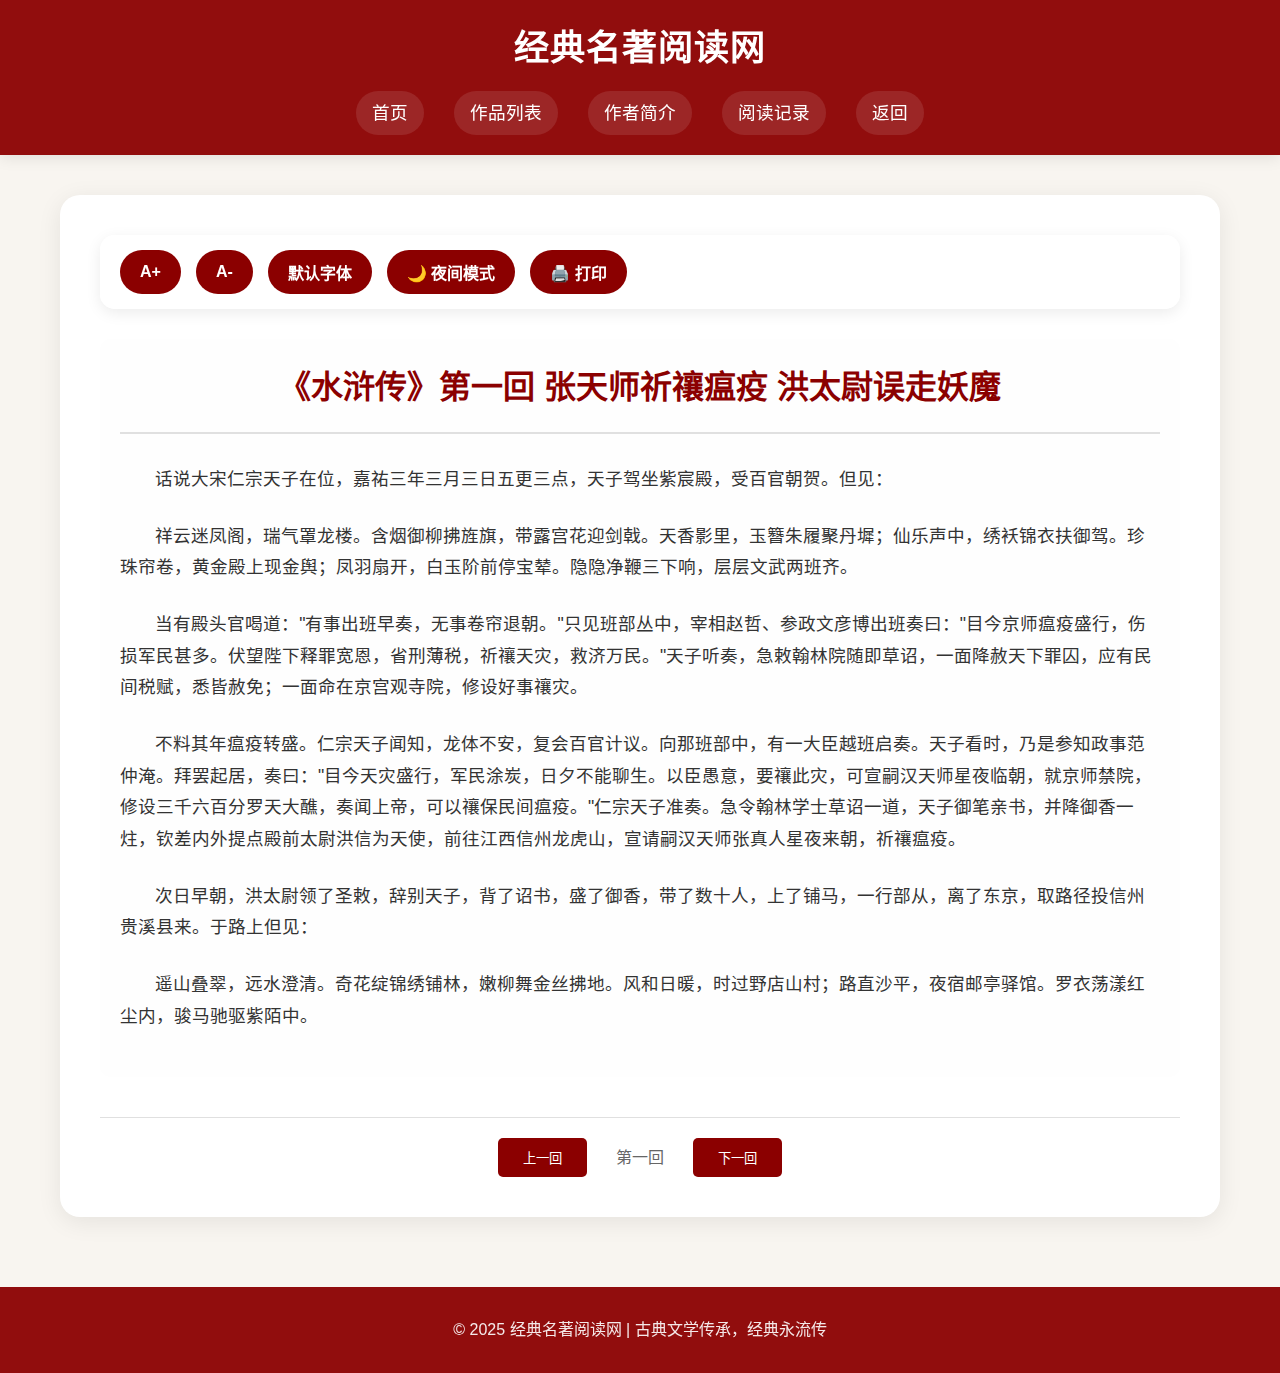
<file: shuihu.html>
<!DOCTYPE html>
<html lang="zh-CN">
<head>
  <meta charset="UTF-8">
  <title>水浒传 - 经典名著阅读网</title>
  <link rel="stylesheet" href="css/style.css">
</head>
<body>

<header>
  <h1>经典名著阅读网</h1>
  <nav>
    <a href="index.html">首页</a>
    <a href="list.html">作品列表</a>
    <a href="zuozhejianjie.html">作者简介</a>
    <a href="readingrecord.html">阅读记录</a>
    <a href="javascript:history.back()">返回</a>
  </nav>
</header>

<main class="container">
  <div class="reader-container">
    <div class="reader-tools">
      <button onclick="changeFontSize(1)" title="增大字体">A+</button>
      <button onclick="changeFontSize(-1)" title="缩小字体">A-</button>
      <button onclick="resetFont()" title="恢复默认字体">默认字体</button>
      <button onclick="toggleMode()" title="切换夜间模式">🌙 夜间模式</button>
      <button onclick="window.print()" title="打印本页">🖨️ 打印</button>
    </div>

    <article id="content">
      <h2>《水浒传》第一回 张天师祈禳瘟疫 洪太尉误走妖魔</h2>
      <p>
        话说大宋仁宗天子在位，嘉祐三年三月三日五更三点，天子驾坐紫宸殿，受百官朝贺。但见：
      </p>
      <p>
        祥云迷凤阁，瑞气罩龙楼。含烟御柳拂旌旗，带露宫花迎剑戟。天香影里，玉簪朱履聚丹墀；仙乐声中，绣袄锦衣扶御驾。珍珠帘卷，黄金殿上现金舆；凤羽扇开，白玉阶前停宝辇。隐隐净鞭三下响，层层文武两班齐。
      </p>
      <p>
        当有殿头官喝道："有事出班早奏，无事卷帘退朝。"只见班部丛中，宰相赵哲、参政文彦博出班奏曰："目今京师瘟疫盛行，伤损军民甚多。伏望陛下释罪宽恩，省刑薄税，祈禳天灾，救济万民。"天子听奏，急敕翰林院随即草诏，一面降赦天下罪囚，应有民间税赋，悉皆赦免；一面命在京宫观寺院，修设好事禳灾。
      </p>
      <p>
        不料其年瘟疫转盛。仁宗天子闻知，龙体不安，复会百官计议。向那班部中，有一大臣越班启奏。天子看时，乃是参知政事范仲淹。拜罢起居，奏曰："目今天灾盛行，军民涂炭，日夕不能聊生。以臣愚意，要禳此灾，可宣嗣汉天师星夜临朝，就京师禁院，修设三千六百分罗天大醮，奏闻上帝，可以禳保民间瘟疫。"仁宗天子准奏。急令翰林学士草诏一道，天子御笔亲书，并降御香一炷，钦差内外提点殿前太尉洪信为天使，前往江西信州龙虎山，宣请嗣汉天师张真人星夜来朝，祈禳瘟疫。
      </p>
      <p>
        次日早朝，洪太尉领了圣敕，辞别天子，背了诏书，盛了御香，带了数十人，上了铺马，一行部从，离了东京，取路径投信州贵溪县来。于路上但见：
      </p>
      <p>
        遥山叠翠，远水澄清。奇花绽锦绣铺林，嫩柳舞金丝拂地。风和日暖，时过野店山村；路直沙平，夜宿邮亭驿馆。罗衣荡漾红尘内，骏马驰驱紫陌中。
      </p>
    </article>
    
    <div class="chapter-nav" style="margin-top: 40px; padding-top: 20px; border-top: 1px solid #e0e0e0; text-align: center;">
      <button onclick="alert('下一回内容正在开发中...')" style="padding: 10px 25px; background-color: #8b0000; color: white; border: none; border-radius: 5px; cursor: pointer; margin: 0 10px;">
        上一回
      </button>
      <span style="margin: 0 15px; color: #666;">第一回</span>
      <button onclick="alert('下一回内容正在开发中...')" style="padding: 10px 25px; background-color: #8b0000; color: white; border: none; border-radius: 5px; cursor: pointer; margin: 0 10px;">
        下一回
      </button>
    </div>
  </div>
</main>

<footer>
  <p>© 2025 经典名著阅读网 | 古典文学传承，经典永流传</p>
</footer>

<script>
  let fontSize = 18;
  
  function changeFontSize(step) {
    fontSize += step;
    if (fontSize < 12) fontSize = 12;
    if (fontSize > 30) fontSize = 30;
    document.getElementById("content").style.fontSize = fontSize + "px";
    
    // 保存用户偏好
    localStorage.setItem('fontSize', fontSize);
  }
  
  function resetFont() {
    fontSize = 18;
    document.getElementById("content").style.fontSize = "18px";
    localStorage.setItem('fontSize', fontSize);
  }
  
  function toggleMode() {
    document.body.classList.toggle("dark");
    const isDark = document.body.classList.contains("dark");
    localStorage.setItem('darkMode', isDark);
    
    // 更新按钮文本
    const btn = document.querySelector('.reader-tools button[onclick="toggleMode()"]');
    btn.textContent = isDark ? "☀️ 日间模式" : "🌙 夜间模式";
  }
  
  // 初始化设置
  window.onload = function() {
    // 恢复字体大小
    const savedFontSize = localStorage.getItem('fontSize');
    if (savedFontSize) {
      fontSize = parseInt(savedFontSize);
      document.getElementById("content").style.fontSize = fontSize + "px";
    }
    
    // 恢复夜间模式
    const isDarkMode = localStorage.getItem('darkMode') === 'true';
    if (isDarkMode) {
      document.body.classList.add("dark");
      const btn = document.querySelector('.reader-tools button[onclick="toggleMode()"]');
      if (btn) btn.textContent = "☀️ 日间模式";
    }
  }
</script>

</body>
</html>
</file>
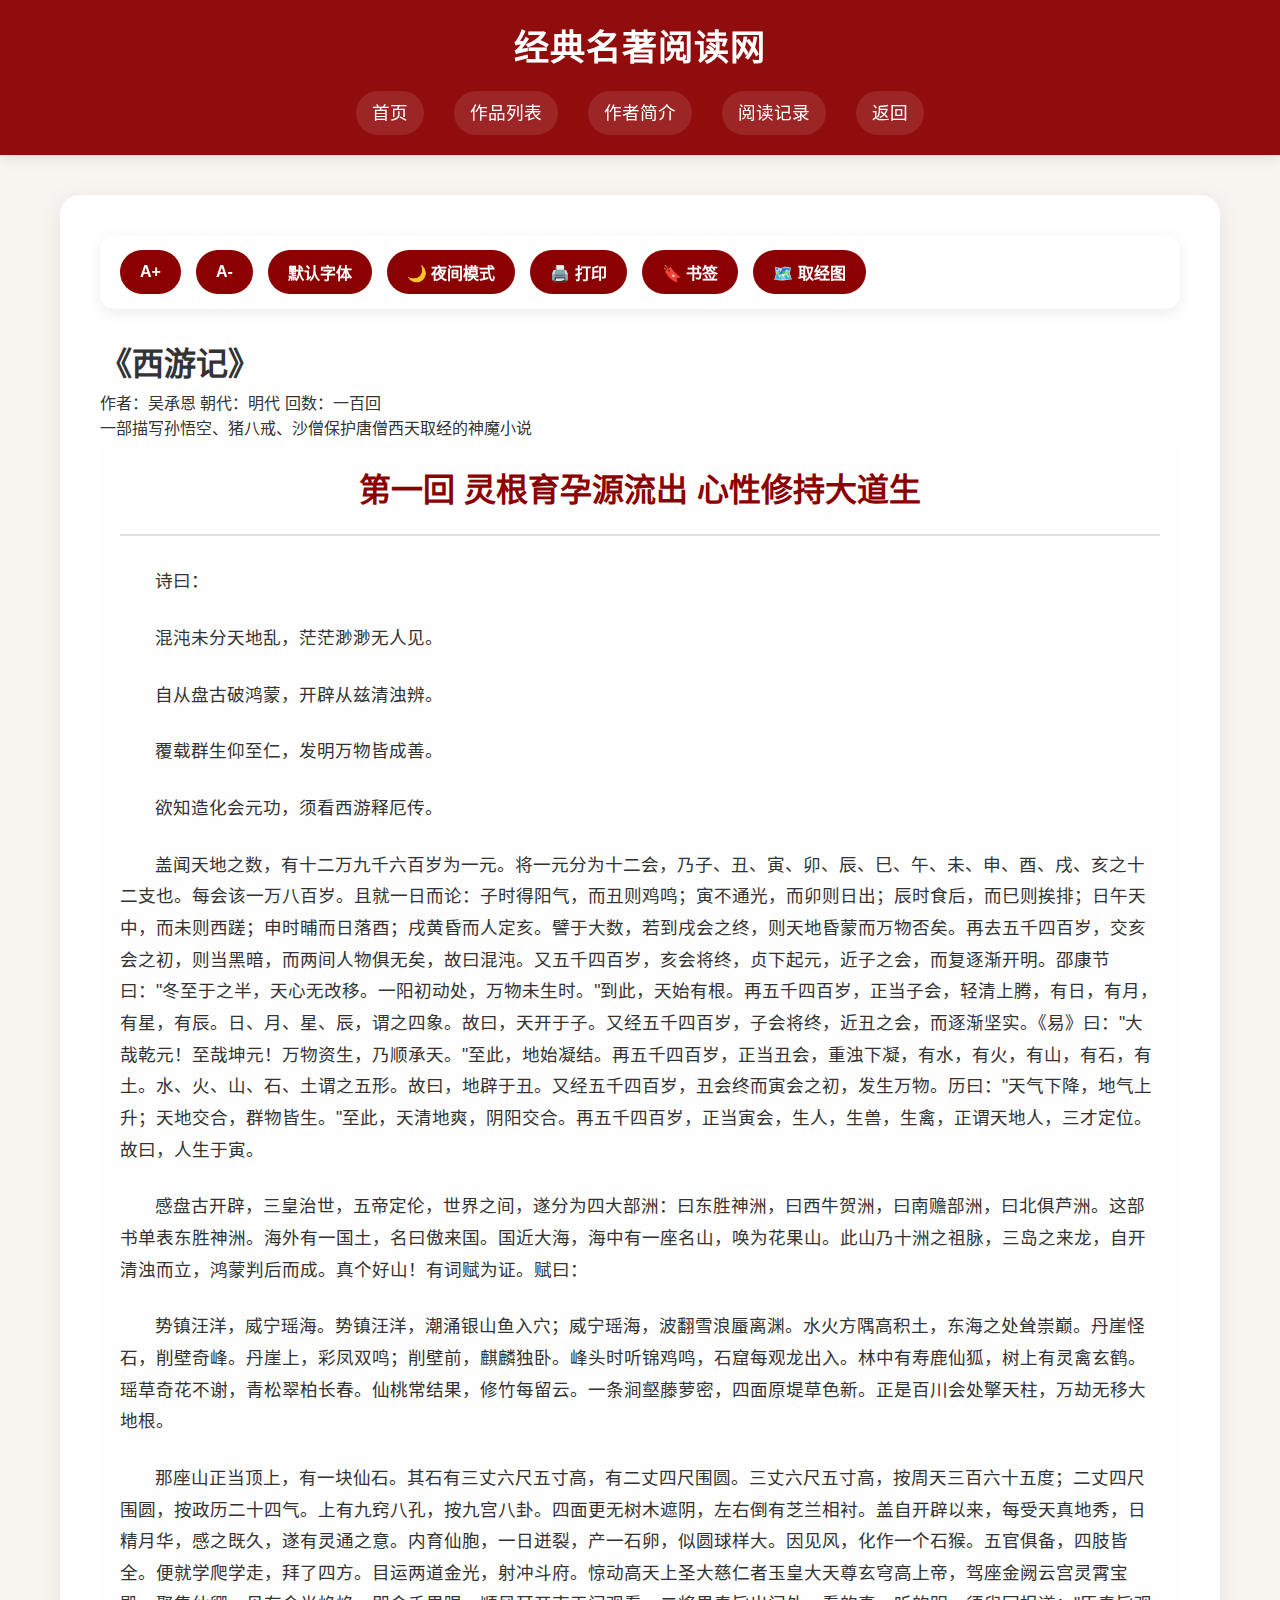
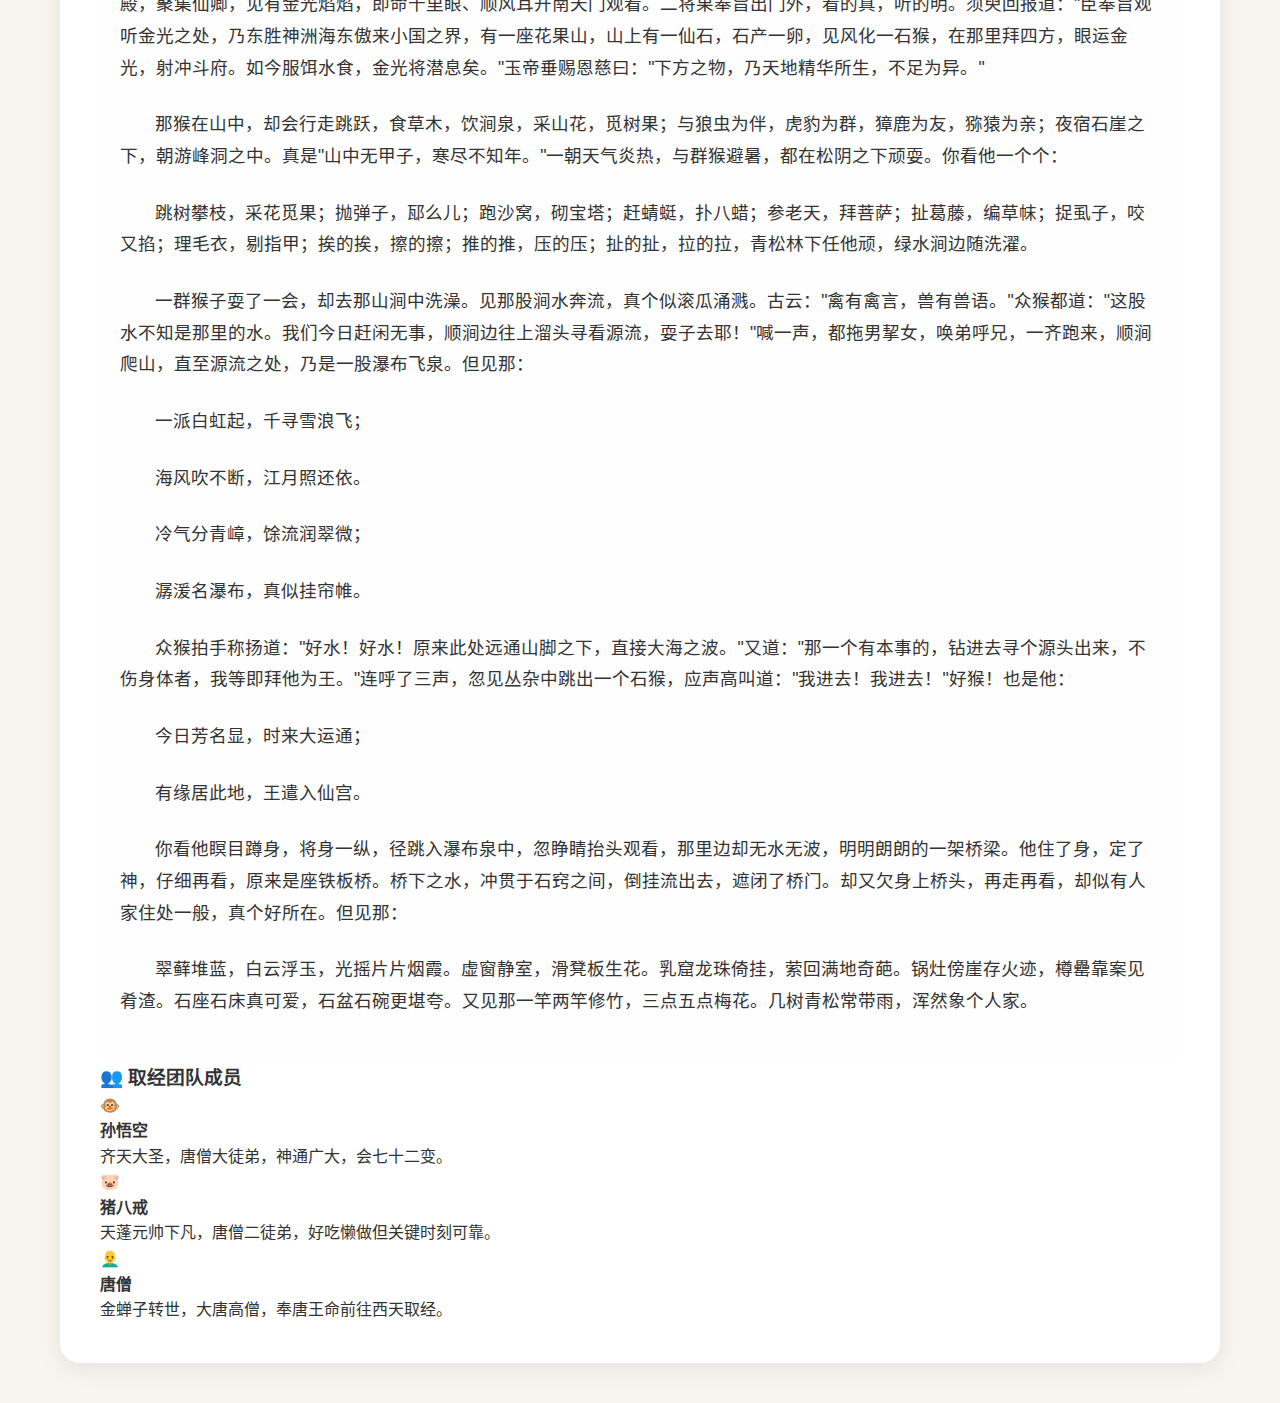
<file: xiyou.html>
<!DOCTYPE html>
<html lang="zh-CN">
<head>
  <meta charset="UTF-8">
  <title>西游记 - 经典名著阅读网</title>
  <link rel="stylesheet" href="css/style.css">
  <link rel="icon" type="image/x-icon" href="favicon.ico">
</head>
<body>

<header>
  <h1>经典名著阅读网</h1>
  <nav>
    <a href="index.html">首页</a>
    <a href="list.html">作品列表</a>
    <a href="zuozhejianjie.html">作者简介</a>
    <a href="readingrecord.html">阅读记录</a>
    <a href="javascript:history.back()">返回</a>
  </nav>
</header>

<main class="container">
  <div class="reader-container">
    <div class="reader-tools">
      <button onclick="changeFontSize(1)" title="增大字体">A+</button>
      <button onclick="changeFontSize(-1)" title="缩小字体">A-</button>
      <button onclick="resetFont()" title="恢复默认字体">默认字体</button>
      <button onclick="toggleMode()" title="切换夜间模式">🌙 夜间模式</button>
      <button onclick="window.print()" title="打印本页">🖨️ 打印</button>
      <button onclick="bookmarkPage()" title="添加书签">🔖 书签</button>
      <button onclick="showJourneyMap()" title="取经路线图">🗺️ 取经图</button>
    </div>

    <div class="book-header">
      <h1>《西游记》</h1>
      <div class="book-meta">
        <span>作者：吴承恩</span>
        <span>朝代：明代</span>
        <span>回数：一百回</span>
      </div>
      <div class="book-subtitle">
        一部描写孙悟空、猪八戒、沙僧保护唐僧西天取经的神魔小说
      </div>
    </div>

    <article id="content">
      <h2>第一回 灵根育孕源流出 心性修持大道生</h2>
      
      <p>
        诗曰：
      </p>
      
      <div class="poem">
        <p>混沌未分天地乱，茫茫渺渺无人见。</p>
        <p>自从盘古破鸿蒙，开辟从兹清浊辨。</p>
        <p>覆载群生仰至仁，发明万物皆成善。</p>
        <p>欲知造化会元功，须看西游释厄传。</p>
      </div>
      
      <p>
        盖闻天地之数，有十二万九千六百岁为一元。将一元分为十二会，乃子、丑、寅、卯、辰、巳、午、未、申、酉、戌、亥之十二支也。每会该一万八百岁。且就一日而论：子时得阳气，而丑则鸡鸣；寅不通光，而卯则日出；辰时食后，而巳则挨排；日午天中，而未则西蹉；申时晡而日落酉；戌黄昏而人定亥。譬于大数，若到戌会之终，则天地昏蒙而万物否矣。再去五千四百岁，交亥会之初，则当黑暗，而两间人物俱无矣，故曰混沌。又五千四百岁，亥会将终，贞下起元，近子之会，而复逐渐开明。邵康节曰："冬至于之半，天心无改移。一阳初动处，万物未生时。"到此，天始有根。再五千四百岁，正当子会，轻清上腾，有日，有月，有星，有辰。日、月、星、辰，谓之四象。故曰，天开于子。又经五千四百岁，子会将终，近丑之会，而逐渐坚实。《易》曰："大哉乾元！至哉坤元！万物资生，乃顺承天。"至此，地始凝结。再五千四百岁，正当丑会，重浊下凝，有水，有火，有山，有石，有土。水、火、山、石、土谓之五形。故曰，地辟于丑。又经五千四百岁，丑会终而寅会之初，发生万物。历曰："天气下降，地气上升；天地交合，群物皆生。"至此，天清地爽，阴阳交合。再五千四百岁，正当寅会，生人，生兽，生禽，正谓天地人，三才定位。故曰，人生于寅。
      </p>
      
      <p>
        感盘古开辟，三皇治世，五帝定伦，世界之间，遂分为四大部洲：曰东胜神洲，曰西牛贺洲，曰南赡部洲，曰北俱芦洲。这部书单表东胜神洲。海外有一国土，名曰傲来国。国近大海，海中有一座名山，唤为花果山。此山乃十洲之祖脉，三岛之来龙，自开清浊而立，鸿蒙判后而成。真个好山！有词赋为证。赋曰：
      </p>
      
      <div class="poem">
        <p>势镇汪洋，威宁瑶海。势镇汪洋，潮涌银山鱼入穴；威宁瑶海，波翻雪浪蜃离渊。水火方隅高积土，东海之处耸崇巅。丹崖怪石，削壁奇峰。丹崖上，彩凤双鸣；削壁前，麒麟独卧。峰头时听锦鸡鸣，石窟每观龙出入。林中有寿鹿仙狐，树上有灵禽玄鹤。瑶草奇花不谢，青松翠柏长春。仙桃常结果，修竹每留云。一条涧壑藤萝密，四面原堤草色新。正是百川会处擎天柱，万劫无移大地根。</p>
      </div>
      
      <p>
        那座山正当顶上，有一块仙石。其石有三丈六尺五寸高，有二丈四尺围圆。三丈六尺五寸高，按周天三百六十五度；二丈四尺围圆，按政历二十四气。上有九窍八孔，按九宫八卦。四面更无树木遮阴，左右倒有芝兰相衬。盖自开辟以来，每受天真地秀，日精月华，感之既久，遂有灵通之意。内育仙胞，一日迸裂，产一石卵，似圆球样大。因见风，化作一个石猴。五官俱备，四肢皆全。便就学爬学走，拜了四方。目运两道金光，射冲斗府。惊动高天上圣大慈仁者玉皇大天尊玄穹高上帝，驾座金阙云宫灵霄宝殿，聚集仙卿，见有金光焰焰，即命千里眼、顺风耳开南天门观看。二将果奉旨出门外，看的真，听的明。须臾回报道："臣奉旨观听金光之处，乃东胜神洲海东傲来小国之界，有一座花果山，山上有一仙石，石产一卵，见风化一石猴，在那里拜四方，眼运金光，射冲斗府。如今服饵水食，金光将潜息矣。"玉帝垂赐恩慈曰："下方之物，乃天地精华所生，不足为异。"
      </p>
      
      <p>
        那猴在山中，却会行走跳跃，食草木，饮涧泉，采山花，觅树果；与狼虫为伴，虎豹为群，獐鹿为友，猕猿为亲；夜宿石崖之下，朝游峰洞之中。真是"山中无甲子，寒尽不知年。"一朝天气炎热，与群猴避暑，都在松阴之下顽耍。你看他一个个：
      </p>
      
      <div class="poem">
        <p>跳树攀枝，采花觅果；抛弹子，邷么儿；跑沙窝，砌宝塔；赶蜻蜓，扑八蜡；参老天，拜菩萨；扯葛藤，编草帓；捉虱子，咬又掐；理毛衣，剔指甲；挨的挨，擦的擦；推的推，压的压；扯的扯，拉的拉，青松林下任他顽，绿水涧边随洗濯。</p>
      </div>
      
      <p>
        一群猴子耍了一会，却去那山涧中洗澡。见那股涧水奔流，真个似滚瓜涌溅。古云："禽有禽言，兽有兽语。"众猴都道："这股水不知是那里的水。我们今日赶闲无事，顺涧边往上溜头寻看源流，耍子去耶！"喊一声，都拖男挈女，唤弟呼兄，一齐跑来，顺涧爬山，直至源流之处，乃是一股瀑布飞泉。但见那：
      </p>
      
      <div class="poem">
        <p>一派白虹起，千寻雪浪飞；</p>
        <p>海风吹不断，江月照还依。</p>
        <p>冷气分青嶂，馀流润翠微；</p>
        <p>潺湲名瀑布，真似挂帘帷。</p>
      </div>
      
      <p>
        众猴拍手称扬道："好水！好水！原来此处远通山脚之下，直接大海之波。"又道："那一个有本事的，钻进去寻个源头出来，不伤身体者，我等即拜他为王。"连呼了三声，忽见丛杂中跳出一个石猴，应声高叫道："我进去！我进去！"好猴！也是他：
      </p>
      
      <div class="poem">
        <p>今日芳名显，时来大运通；</p>
        <p>有缘居此地，王遣入仙宫。</p>
      </div>
      
      <p>
        你看他瞑目蹲身，将身一纵，径跳入瀑布泉中，忽睁睛抬头观看，那里边却无水无波，明明朗朗的一架桥梁。他住了身，定了神，仔细再看，原来是座铁板桥。桥下之水，冲贯于石窍之间，倒挂流出去，遮闭了桥门。却又欠身上桥头，再走再看，却似有人家住处一般，真个好所在。但见那：
      </p>
      
      <div class="poem">
        <p>翠藓堆蓝，白云浮玉，光摇片片烟霞。虚窗静室，滑凳板生花。乳窟龙珠倚挂，萦回满地奇葩。锅灶傍崖存火迹，樽罍靠案见肴渣。石座石床真可爱，石盆石碗更堪夸。又见那一竿两竿修竹，三点五点梅花。几树青松常带雨，浑然象个人家。</p>
      </div>
    </article>
    
    <div class="character-intro">
      <h3>👥 取经团队成员</h3>
      <div class="characters-grid">
        <div class="character-card">
          <div class="character-avatar">🐵</div>
          <div class="character-info">
            <h4>孙悟空</h4>
            <p>齐天大圣，唐僧大徒弟，神通广大，会七十二变。</p>
          </div>
        </div>
        <div class="character-card">
          <div class="character-avatar">🐷</div>
          <div class="character-info">
            <h4>猪八戒</h4>
            <p>天蓬元帅下凡，唐僧二徒弟，好吃懒做但关键时刻可靠。</p>
          </div>
        </div>
        <div class="character-card">
          <div class="character-avatar">👨‍🦲</div>
          <div class="character-info">
            <h4>唐僧</h4>
            <p>金蝉子转世，大唐高僧，奉唐王命前往西天取经。</p>
          </div>
        </div>
        <div class="character-card">
          <div class="character-avatar>
</file>
<file: css/style.css>
/* 基础样式 */
* {
  margin: 0;
  padding: 0;
  box-sizing: border-box;
}

body {
  font-family: "微软雅黑", "PingFang SC", sans-serif;
  background-color: #f8f5f0;
  color: #333;
  line-height: 1.6;
  background-image: linear-gradient(rgba(248, 245, 240, 0.95), rgba(248, 245, 240, 0.95)), 
                    url('https://images.unsplash.com/photo-1506880018603-83d5b814b5a6?ixlib=rb-4.0.3&auto=format&fit=crop&w=1920&q=80');
  background-size: cover;
  background-attachment: fixed;
  background-position: center;
  min-height: 100vh;
  transition: background-color 0.3s, color 0.3s;
}

/* 夜间模式 */
body.dark {
  background-color: #1a1a1a;
  color: #e0e0e0;
  background-image: linear-gradient(rgba(26, 26, 26, 0.95), rgba(26, 26, 26, 0.95)), 
                    url('https://images.unsplash.com/photo-1506880018603-83d5b814b5a6?ixlib=rb-4.0.3&auto=format&fit=crop&w=1920&q=80');
}

/* 头部 */
header {
  background-color: rgba(139, 0, 0, 0.95);
  color: white;
  padding: 20px 0;
  text-align: center;
  box-shadow: 0 2px 15px rgba(0, 0, 0, 0.1);
  position: sticky;
  top: 0;
  z-index: 1000;
  backdrop-filter: blur(10px);
}

header h1 {
  font-size: 2.2rem;
  margin-bottom: 15px;
  font-weight: 700;
  letter-spacing: 1px;
}

nav {
  display: flex;
  justify-content: center;
  gap: 30px;
  flex-wrap: wrap;
}

nav a {
  color: white;
  text-decoration: none;
  font-size: 1.1rem;
  padding: 8px 16px;
  border-radius: 25px;
  transition: all 0.3s ease;
  background-color: rgba(255, 255, 255, 0.1);
}

nav a:hover {
  background-color: rgba(255, 255, 255, 0.25);
  transform: translateY(-2px);
}

/* 主容器 */
.container {
  max-width: 1200px;
  margin: 40px auto;
  padding: 0 20px;
}

/* 首页介绍 */
.intro {
  background-color: rgba(255, 255, 255, 0.9);
  padding: 40px;
  border-radius: 20px;
  margin-bottom: 50px;
  box-shadow: 0 5px 20px rgba(0, 0, 0, 0.08);
  text-align: center;
  border-left: 5px solid #8b0000;
}

body.dark .intro {
  background-color: rgba(40, 40, 40, 0.9);
}

.intro h2 {
  color: #8b0000;
  margin-bottom: 20px;
  font-size: 2rem;
}

.intro p {
  font-size: 1.1rem;
  color: #555;
  max-width: 800px;
  margin: 0 auto;
}

body.dark .intro p {
  color: #bbb;
}

/* 作品列表 - 网格布局 */
.book-grid {
  display: grid;
  grid-template-columns: repeat(auto-fill, minmax(300px, 1fr));
  gap: 35px;
  margin-top: 40px;
}

.book-item {
  background-color: white;
  border-radius: 15px;
  overflow: hidden;
  box-shadow: 0 8px 25px rgba(0, 0, 0, 0.1);
  transition: all 0.3s ease;
  display: flex;
  flex-direction: column;
  height: 100%;
}

body.dark .book-item {
  background-color: #2a2a2a;
}

.book-item:hover {
  transform: translateY(-10px);
  box-shadow: 0 15px 35px rgba(0, 0, 0, 0.15);
}

.book-cover {
  height: 200px;
  overflow: hidden;
}

.book-cover img {
  width: 100%;
  height: 100%;
  object-fit: cover;
  transition: transform 0.5s ease;
}

.book-item:hover .book-cover img {
  transform: scale(1.05);
}

.book-info {
  padding: 25px;
  flex-grow: 1;
  display: flex;
  flex-direction: column;
}

.book-info h3 {
  color: #8b0000;
  margin-bottom: 10px;
  font-size: 1.5rem;
}

body.dark .book-info h3 {
  color: #ff6b6b;
}

.book-info p {
  color: #666;
  margin-bottom: 15px;
  flex-grow: 1;
}

body.dark .book-info p {
  color: #aaa;
}

.read-btn {
  display: inline-block;
  background-color: #8b0000;
  color: white;
  padding: 12px 25px;
  text-decoration: none;
  border-radius: 30px;
  font-weight: 600;
  text-align: center;
  transition: all 0.3s ease;
  margin-top: 15px;
  border: none;
  cursor: pointer;
}

.read-btn:hover {
  background-color: #a30000;
  transform: scale(1.05);
}

/* 阅读页面样式 */
.reader-container {
  background-color: white;
  padding: 40px;
  border-radius: 20px;
  box-shadow: 0 5px 25px rgba(0, 0, 0, 0.08);
  margin-top: 40px;
  position: relative;
}

body.dark .reader-container {
  background-color: #2a2a2a;
}

/* 阅读工具栏 */
.reader-tools {
  position: sticky;
  top: 100px;
  z-index: 100;
  background-color: rgba(255, 255, 255, 0.95);
  padding: 15px 20px;
  border-radius: 15px;
  box-shadow: 0 4px 15px rgba(0, 0, 0, 0.08);
  margin-bottom: 30px;
  display: flex;
  gap: 15px;
  flex-wrap: wrap;
  backdrop-filter: blur(5px);
}

body.dark .reader-tools {
  background-color: rgba(40, 40, 40, 0.95);
}

.reader-tools button {
  padding: 10px 20px;
  background-color: #8b0000;
  color: white;
  border: none;
  border-radius: 25px;
  cursor: pointer;
  font-weight: 600;
  transition: all 0.3s ease;
  font-size: 1rem;
}

.reader-tools button:hover {
  background-color: #a30000;
  transform: translateY(-2px);
}

/* 阅读内容区域 */
#content {
  font-size: 1.1rem;
  line-height: 1.8;
  transition: font-size 0.3s ease;
  padding: 20px;
  border-radius: 10px;
  background-color: #fefefe;
}

body.dark #content {
  background-color: #333;
}

#content h2 {
  color: #8b0000;
  text-align: center;
  margin-bottom: 30px;
  padding-bottom: 15px;
  border-bottom: 2px solid #e0e0e0;
  font-size: 2rem;
}

body.dark #content h2 {
  color: #ff6b6b;
  border-bottom: 2px solid #444;
}

#content p {
  margin-bottom: 25px;
  text-indent: 2em;
  font-size: inherit;
}

/* 首页推荐卡片 */
.book-list {
  display: flex;
  flex-wrap: wrap;
  gap: 35px;
  justify-content: center;
  margin-top: 40px;
}

.book-card {
  background-color: white;
  padding: 25px;
  width: 320px;
  border-radius: 15px;
  box-shadow: 0 8px 25px rgba(0, 0, 0, 0.1);
  transition: transform 0.3s, box-shadow 0.3s;
  text-align: center;
  display: flex;
  flex-direction: column;
  align-items: center;
}

body.dark .book-card {
  background-color: #2a2a2a;
}

.book-card:hover {
  transform: translateY(-10px);
  box-shadow: 0 15px 35px rgba(0, 0, 0, 0.15);
}

.book-image {
  width: 100%;
  height: 200px;
  overflow: hidden;
  border-radius: 10px;
  margin-bottom: 20px;
}

.book-image img {
  width: 100%;
  height: 100%;
  object-fit: cover;
  transition: transform 0.5s;
}

.book-card:hover .book-image img {
  transform: scale(1.05);
}

.book-card h3 {
  margin: 15px 0;
  color: #8b0000;
  font-size: 1.6rem;
}

body.dark .book-card h3 {
  color: #ff6b6b;
}

.book-card p {
  color: #666;
  margin-bottom: 25px;
  line-height: 1.5;
  flex-grow: 1;
}

body.dark .book-card p {
  color: #aaa;
}

.book-card a {
  display: inline-block;
  background-color: #8b0000;
  color: white;
  padding: 12px 30px;
  text-decoration: none;
  border-radius: 30px;
  transition: background-color 0.3s, transform 0.3s;
  font-weight: 600;
  margin-top: auto;
}

.book-card a:hover {
  background-color: #a30000;
  transform: scale(1.05);
}

/* 页脚 */
footer {
  text-align: center;
  padding: 30px;
  background-color: rgba(139, 0, 0, 0.95);
  color: white;
  margin-top: 70px;
  backdrop-filter: blur(10px);
}

footer p {
  font-size: 1rem;
  opacity: 0.9;
}

/* 响应式设计 */
@media (max-width: 768px) {
  .container {
    padding: 0 15px;
  }
  
  .book-grid {
    grid-template-columns: 1fr;
    gap: 25px;
  }
  
  .book-list {
    gap: 25px;
  }
  
  .book-card {
    width: 100%;
    max-width: 350px;
  }
  
  .reader-container {
    padding: 20px;
  }
  
  header h1 {
    font-size: 1.8rem;
  }
  
  nav {
    gap: 15px;
  }
  
  nav a {
    font-size: 1rem;
    padding: 6px 12px;
  }
}

@media (max-width: 480px) {
  .reader-tools {
    flex-direction: column;
    align-items: stretch;
  }
  
  .reader-tools button {
    width: 100%;
  }
  
  .intro {
    padding: 25px 20px;
  }
  
  #content {
    padding: 15px;
  }
}
</file>
